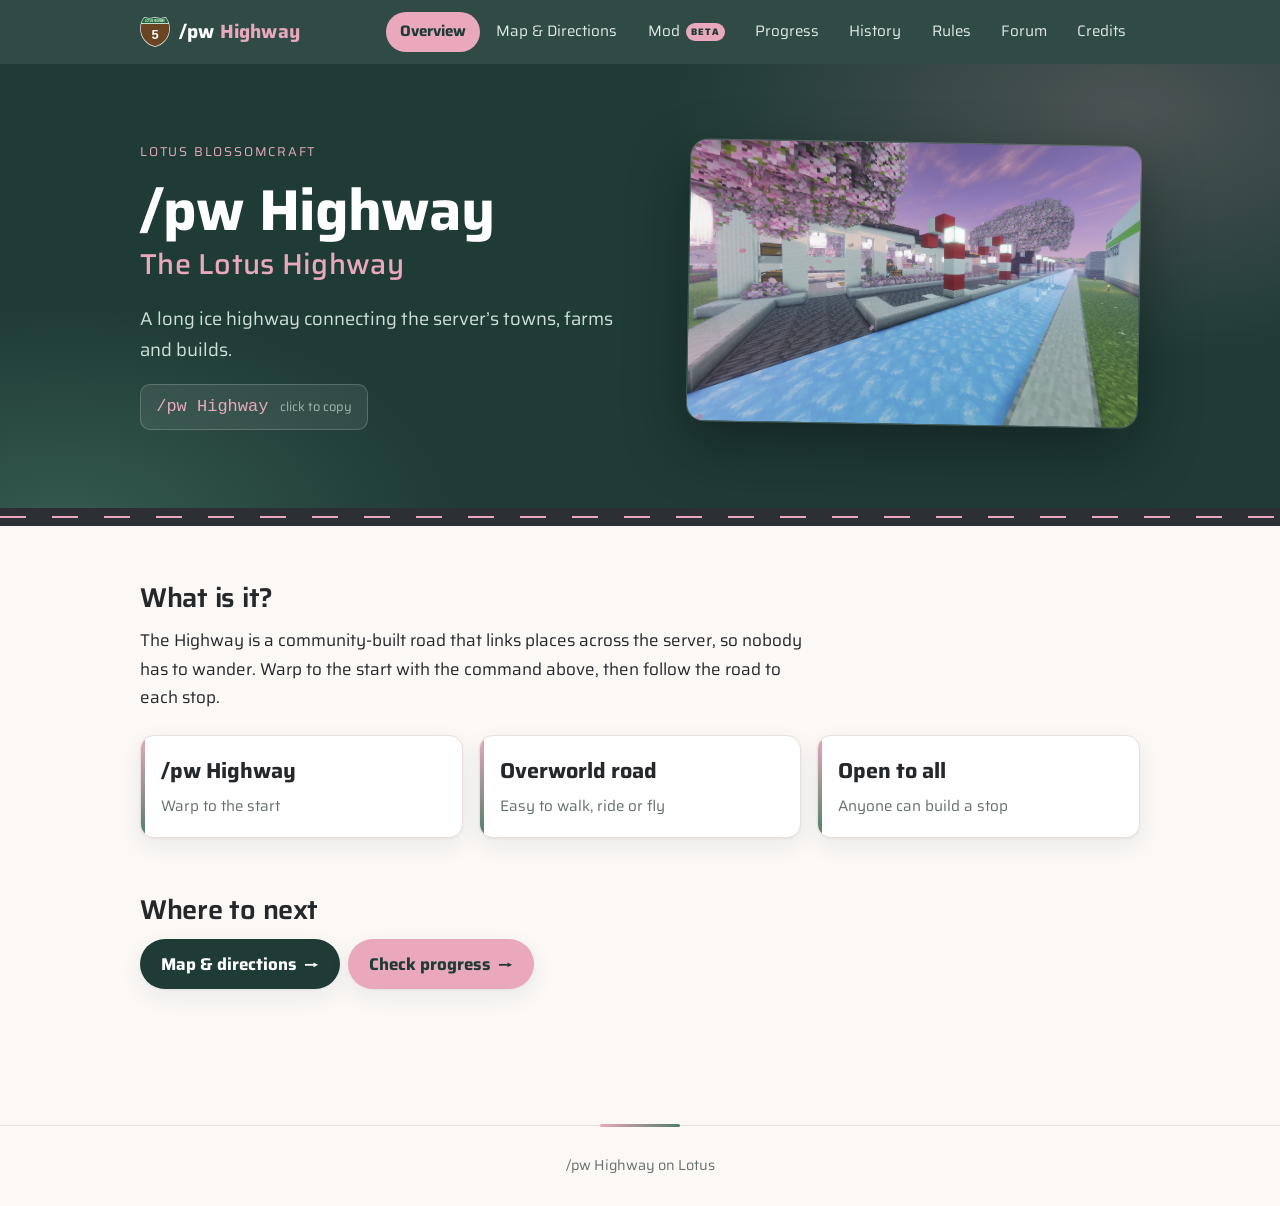
<file: index.html>
<!DOCTYPE html>
<html lang="en">
<head>
<meta charset="utf-8">
<meta name="viewport" content="width=device-width, initial-scale=1">
<title>Overview | /pw Highway</title>
<link rel="preconnect" href="https://fonts.googleapis.com"><link rel="preconnect" href="https://fonts.gstatic.com" crossorigin>
<link href="https://fonts.googleapis.com/css2?family=Saira:ital,wdth,wght@0,50..125,100..900;1,50..125,100..900&display=swap" rel="stylesheet">
<link rel="icon" href="favicon.ico?v=2" sizes="any">
<link rel="icon" href="images/logo.svg?v=2" type="image/svg+xml">
<link rel="apple-touch-icon" href="images/apple-touch-icon.png?v=2">
<link rel="stylesheet" href="css/style.css">
</head>
<body>
<header class="site"><div class="wrap">
  <a class="brand" href="index.html"><img class="brand-logo" src="images/logo.svg" alt="" width="30" height="30"><span class="brand-text">/pw <span>Highway</span></span></a>
  <button class="menu-btn" aria-expanded="false">Menu</button>
  <nav aria-label="Main"><ul>
    <li><a href="index.html" aria-current="page">Overview</a></li>
    <li><a href="locations.html">Map &amp; Directions</a></li>
    <li><a href="mod.html">Mod <span class="beta-tag">Beta</span></a></li>
    <li><a href="progress.html">Progress</a></li>
    
    <li><a href="history.html">History</a></li>
    <li><a href="rules.html">Rules</a></li>
    <li><a href="apply.html">Forum</a></li>
    <li><a href="credits.html">Credits</a></li>
  </ul></nav>
</div></header>
<div class="hero"><div class="wrap hero-grid">
  <div class="hero-text">
    <p class="eyebrow">Lotus Blossomcraft</p>
    <h1>/pw Highway <span>The Lotus Highway</span></h1>
    <p>A long ice highway connecting the server’s towns, farms and builds.</p>
    <span class="cmd" tabindex="0" role="button">/pw Highway <small>click to copy</small></span>
  </div>
  <!-- Home page image: a map view of the Highway near spawn, made with tools/update-map.ps1
       (see the example at the top of that script). Swap in a screenshot by replacing images/hero.jpg. -->
  <figure class="hero-media">
    <img src="images/hero.jpg" alt="Map of the Lotus server around spawn, with the Highway running east through it" onerror="this.parentNode.remove()">
  </figure>
</div><div class="road"></div></div>
<main><div class="wrap">
  <section><h2>What is it?</h2>
  <p>The Highway is a community-built road that links places across the server, so nobody has to wander. Warp to the start with the command above, then follow the road to each stop.</p>
  <div class="facts">
    <div class="fact"><b>/pw Highway</b><span>Warp to the start</span></div>
    <div class="fact"><b>Overworld road</b><span>Easy to walk, ride or fly</span></div>
    <div class="fact"><b>Open to all</b><span>Anyone can build a stop</span></div>
  </div></section>
  <section><h2>Where to next</h2>
  <p><a class="btn" href="locations.html">Map &amp; directions</a><a class="btn alt" href="progress.html">Check progress</a></p></section>
</div></main>
<footer><div class="wrap">/pw Highway on Lotus</div></footer>
<script src="js/main.js"></script>
</body>
</html>
</file>
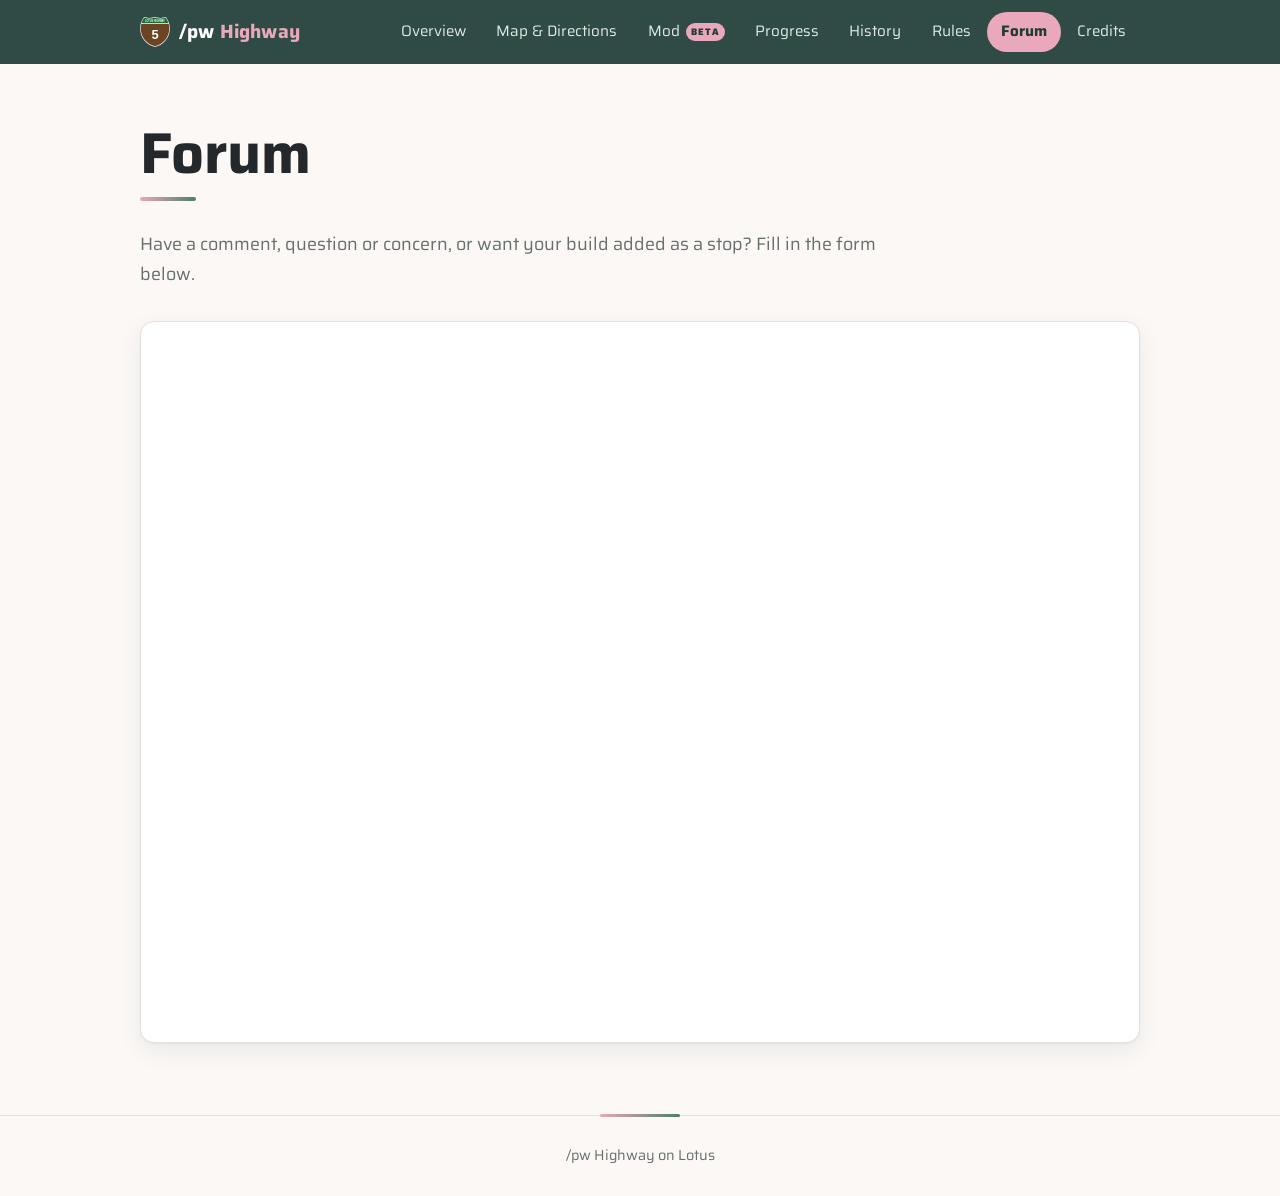
<file: apply.html>
<!DOCTYPE html>
<html lang="en">
<head>
<meta charset="utf-8">
<meta name="viewport" content="width=device-width, initial-scale=1">
<title>Forum | /pw Highway</title>
<link rel="preconnect" href="https://fonts.googleapis.com"><link rel="preconnect" href="https://fonts.gstatic.com" crossorigin>
<link href="https://fonts.googleapis.com/css2?family=Saira:ital,wdth,wght@0,50..125,100..900;1,50..125,100..900&display=swap" rel="stylesheet">
<link rel="icon" href="favicon.ico?v=2" sizes="any">
<link rel="icon" href="images/logo.svg?v=2" type="image/svg+xml">
<link rel="apple-touch-icon" href="images/apple-touch-icon.png?v=2">
<link rel="stylesheet" href="css/style.css">
</head>
<body>
<header class="site"><div class="wrap">
  <a class="brand" href="index.html"><img class="brand-logo" src="images/logo.svg" alt="" width="30" height="30"><span class="brand-text">/pw <span>Highway</span></span></a>
  <button class="menu-btn" aria-expanded="false">Menu</button>
  <nav aria-label="Main"><ul>
    <li><a href="index.html">Overview</a></li>
    <li><a href="locations.html">Map &amp; Directions</a></li>
    <li><a href="mod.html">Mod <span class="beta-tag">Beta</span></a></li>
    <li><a href="progress.html">Progress</a></li>
    <li><a href="history.html">History</a></li>
    <li><a href="rules.html">Rules</a></li>
    <li><a href="apply.html" aria-current="page">Forum</a></li>
    <li><a href="credits.html">Credits</a></li>
  </ul></nav>
</div></header>
<main><div class="wrap">
  <h1>Forum</h1>
  <p>Have a comment, question or concern, or want your build added as a stop? Fill in the form below.</p>
  <div class="form-frame">
    <iframe src="https://docs.google.com/forms/d/e/1FAIpQLSdKk9fjqYez1M_iK9Y34rydKhBsaEloUxpG5pjgvWXbw335wA/viewform?usp=publish-editor" title="Forum form">Loading…</iframe>
  </div>
</div></main>
<footer><div class="wrap">/pw Highway on Lotus</div></footer>
<script src="js/main.js"></script>
</body>
</html>
</file>
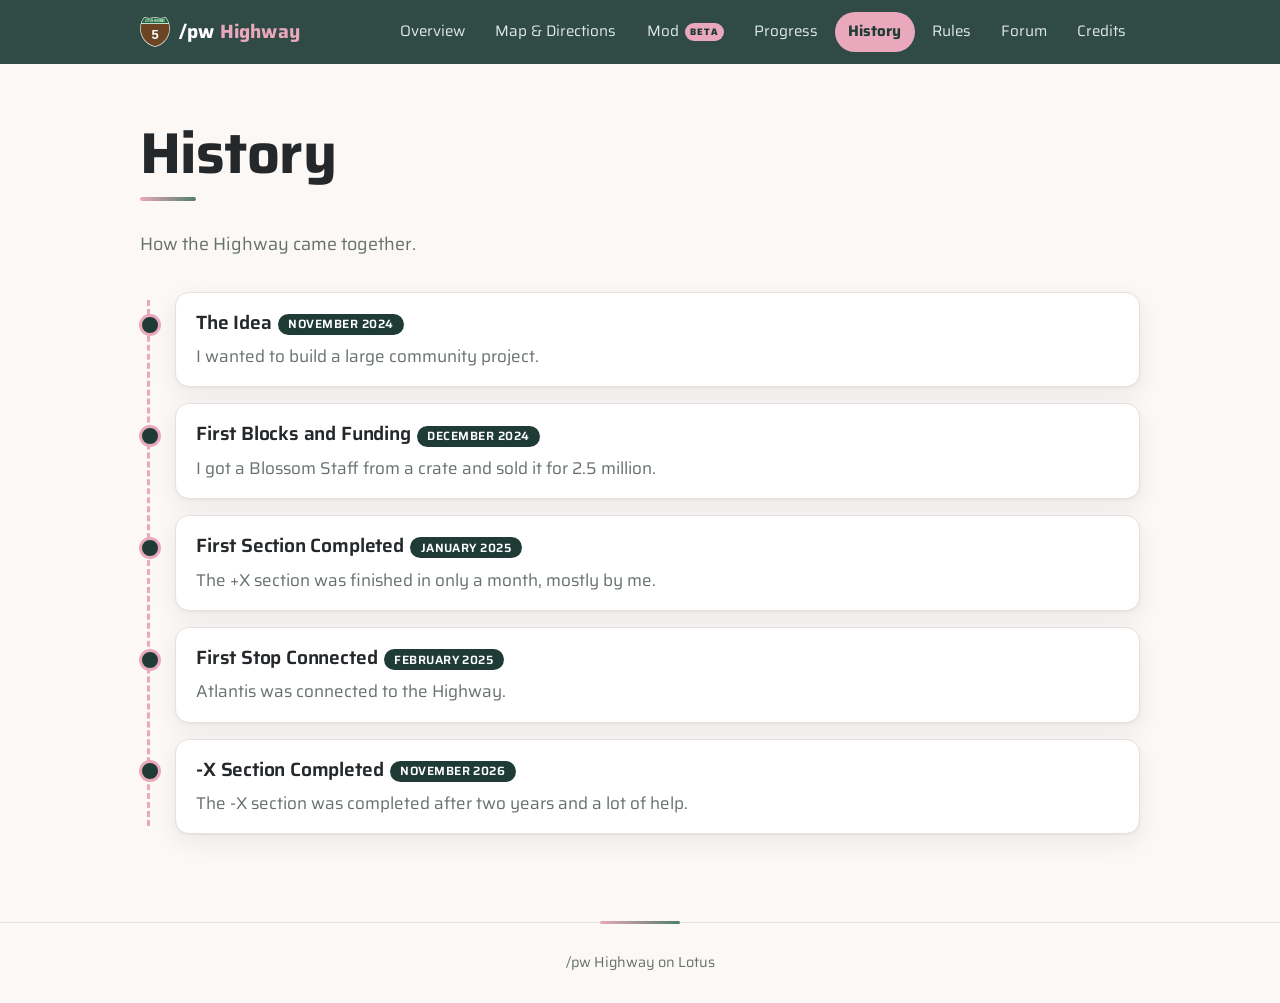
<file: history.html>
<!DOCTYPE html>
<html lang="en">
<head>
<meta charset="utf-8">
<meta name="viewport" content="width=device-width, initial-scale=1">
<title>History | /pw Highway</title>
<link rel="preconnect" href="https://fonts.googleapis.com"><link rel="preconnect" href="https://fonts.gstatic.com" crossorigin>
<link href="https://fonts.googleapis.com/css2?family=Saira:ital,wdth,wght@0,50..125,100..900;1,50..125,100..900&display=swap" rel="stylesheet">
<link rel="icon" href="favicon.ico?v=2" sizes="any">
<link rel="icon" href="images/logo.svg?v=2" type="image/svg+xml">
<link rel="apple-touch-icon" href="images/apple-touch-icon.png?v=2">
<link rel="stylesheet" href="css/style.css">
</head>
<body>
<header class="site"><div class="wrap">
  <a class="brand" href="index.html"><img class="brand-logo" src="images/logo.svg" alt="" width="30" height="30"><span class="brand-text">/pw <span>Highway</span></span></a>
  <button class="menu-btn" aria-expanded="false">Menu</button>
  <nav aria-label="Main"><ul>
    <li><a href="index.html">Overview</a></li>
    <li><a href="locations.html">Map &amp; Directions</a></li>
    <li><a href="mod.html">Mod <span class="beta-tag">Beta</span></a></li>
    <li><a href="progress.html">Progress</a></li>
    <li><a href="history.html" aria-current="page">History</a></li>
    <li><a href="rules.html">Rules</a></li>
    <li><a href="apply.html">Forum</a></li>
    <li><a href="credits.html">Credits</a></li>
  </ul></nav>
</div></header>
<main><div class="wrap">
  <h1>History</h1>
  <p>How the Highway came together.</p>
  <ul class="route">
    <li class="stop"><h3>The Idea</h3><span class="tag">November 2024</span><p>I wanted to build a large community project.</p></li>
    <li class="stop"><h3>First Blocks and Funding</h3><span class="tag">December 2024</span><p>I got a Blossom Staff from a crate and sold it for 2.5 million.</p></li>
    <li class="stop"><h3>First Section Completed</h3><span class="tag">January 2025</span><p>The +X section was finished in only a month, mostly by me.</p></li>
    <li class="stop"><h3>First Stop Connected</h3><span class="tag">February 2025</span><p>Atlantis was connected to the Highway.</p></li>
    <li class="stop"><h3>-X Section Completed</h3><span class="tag">November 2026</span><p>The -X section was completed after two years and a lot of help.</p></li>
  </ul>
</div></main>
<footer><div class="wrap">/pw Highway on Lotus</div></footer>
<script src="js/main.js"></script>
</body>
</html>
</file>
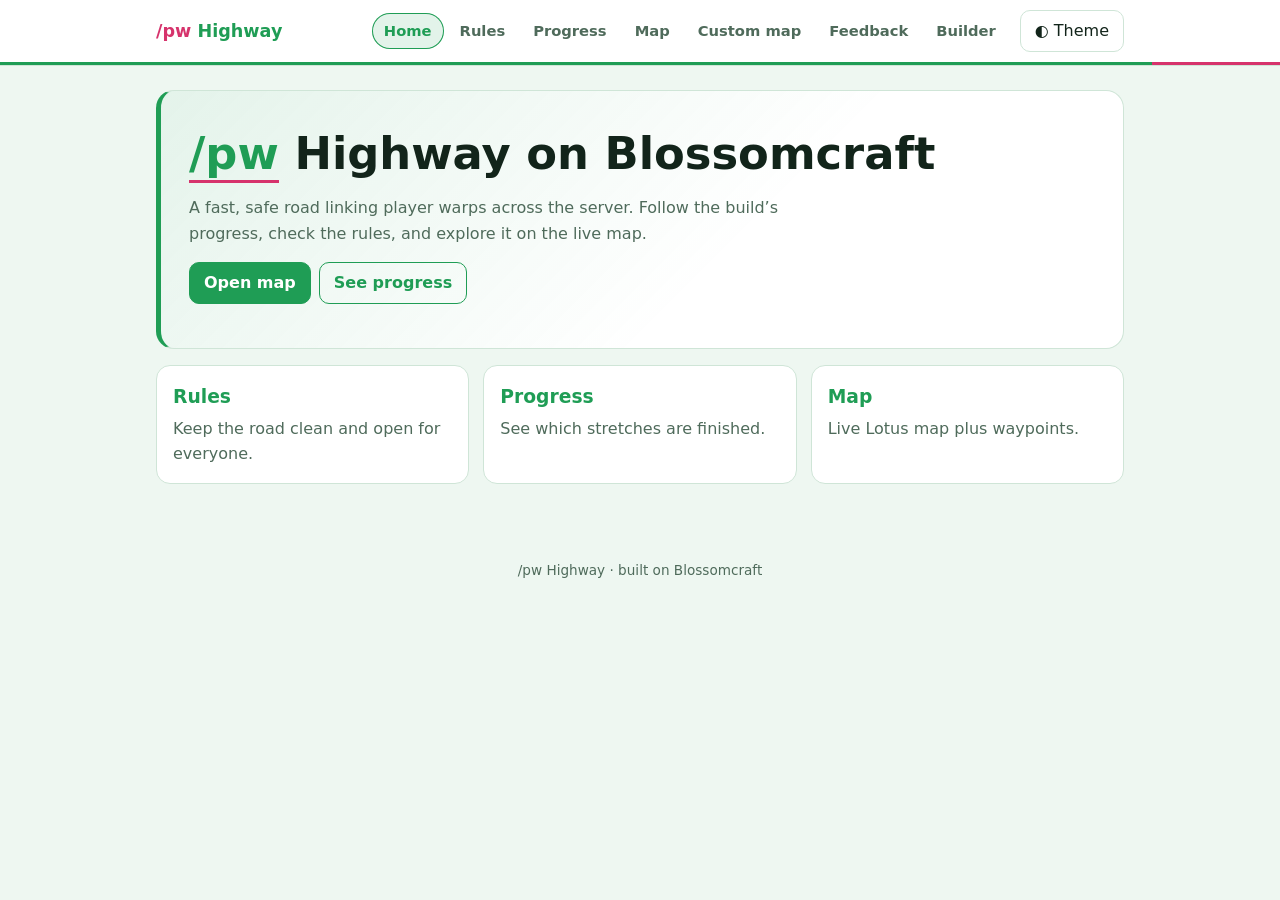
<file: index (4).html>
<!DOCTYPE html>
<html lang="en">
<head>
<meta charset="utf-8">
<meta name="viewport" content="width=device-width, initial-scale=1, viewport-fit=cover">
<title>/pw Highway · Blossomcraft</title>
<style>
:root{--bg:#eef7f1;--surface:#fff;--text:#12241a;--muted:#4f6b5b;--border:#cfe5d7;--green:#1f9d55;--pink:#d6336c;--glow:rgba(31,157,85,.12);--on:#fff;
color-scheme:light;box-sizing:border-box;padding-top:env(safe-area-inset-top,0px);padding-bottom:env(safe-area-inset-bottom,0px)}
@media (prefers-color-scheme:dark){:root:not([data-theme="light"]){--bg:#0a130e;--surface:#10201a;--text:#e8f5ed;--muted:#8fb09c;--border:#1f3a2d;--green:#3ddc84;--pink:#ff6aa8;--glow:rgba(61,220,132,.13);--on:#05200f;color-scheme:dark}}
:root[data-theme="dark"]{--bg:#0a130e;--surface:#10201a;--text:#e8f5ed;--muted:#8fb09c;--border:#1f3a2d;--green:#3ddc84;--pink:#ff6aa8;--glow:rgba(61,220,132,.13);--on:#05200f;color-scheme:dark}
html{scroll-padding-top:env(safe-area-inset-top,0px)}
*{box-sizing:border-box}
body{margin:0;background:var(--bg);color:var(--text);font:16px/1.6 system-ui,-apple-system,"Segoe UI",Roboto,sans-serif}
header::after{content:"";display:block;height:3px;background:linear-gradient(90deg,var(--green) 0 90%,var(--pink) 90%)}
header{position:sticky;top:env(safe-area-inset-top,0px);z-index:11;background:var(--surface);border-bottom:1px solid var(--border)}
body::before{content:"";position:fixed;inset:0 0 auto;height:env(safe-area-inset-top,0px);background:var(--surface);z-index:10}
.bar{max-width:1000px;margin:auto;display:flex;align-items:center;gap:12px;padding:10px 16px;flex-wrap:wrap}
.logo{font-weight:800;font-size:1.1rem;margin-right:auto}.logo span{color:var(--pink)}.logo b{color:var(--green)}
nav{display:flex;gap:4px;flex-wrap:wrap}
nav a{color:var(--muted);text-decoration:none;padding:6px 12px;border-radius:999px;font-weight:600;font-size:.92rem}
nav a:hover{color:var(--text)}nav a.on{background:var(--glow);color:var(--green);box-shadow:inset 0 0 0 1px var(--green)}
button,.btn{font:inherit;cursor:pointer;border:1px solid var(--border);background:var(--surface);color:var(--text);padding:7px 14px;border-radius:10px;text-decoration:none;display:inline-block}
button:hover,.btn:hover{border-color:var(--green)}
.pri{background:var(--green);border-color:var(--green);color:var(--on);font-weight:700}
.pk{background:transparent;border-color:var(--green);color:var(--green);font-weight:700}
main{max-width:1000px;margin:auto;padding:24px 16px 56px}
.page{display:none}.page.on{display:block}
h1{font-size:clamp(1.8rem,5vw,2.8rem);line-height:1.15;margin:.2em 0}
h1 em{font-style:normal;color:var(--green);border-bottom:3px solid var(--pink)}h2{margin-top:0}
.hero{padding:28px;border-radius:18px;background:linear-gradient(135deg,var(--glow),transparent 60%),var(--surface);border:1px solid var(--border);border-left:5px solid var(--green)}
.hero p{color:var(--muted);max-width:60ch}
.grid{display:grid;gap:14px;grid-template-columns:repeat(auto-fit,minmax(220px,1fr));margin-top:16px}
.card{background:var(--surface);border:1px solid var(--border);border-radius:14px;padding:16px}
.card h3{margin:0 0 4px;color:var(--green)}.card p{margin:0;color:var(--muted)}
ol.rules{padding-left:0;list-style:none;counter-reset:r;display:grid;gap:10px}
ol.rules li{counter-increment:r;background:var(--surface);border:1px solid var(--border);border-radius:12px;padding:12px 14px 12px 52px;position:relative}
ol.rules li::before{content:counter(r);position:absolute;left:12px;top:10px;width:28px;height:28px;border-radius:50%;background:var(--green);color:var(--on);display:grid;place-items:center;font-weight:700;font-size:.9rem}
.prog{height:16px;background:var(--border);border-radius:99px;overflow:hidden}
.fill{height:100%;background:linear-gradient(90deg,var(--green) 88%,var(--pink));border-radius:99px;transition:width .6s}
.sec{margin-top:12px}.row{display:flex;justify-content:space-between;gap:8px;font-weight:600;margin-bottom:4px;flex-wrap:wrap}
.tag{font-size:.78rem;padding:2px 10px;border-radius:99px;border:1px solid var(--green);color:var(--green)}
.tag.wip{border-color:var(--pink);color:var(--pink)}.tag.todo{border-color:var(--muted);color:var(--muted)}
iframe{width:100%;border:1px solid var(--border);border-radius:14px;background:var(--surface)}
#formf{height:560px}
.panel{background:var(--surface);border:1px solid var(--border);border-radius:14px;padding:14px}
.panel h3{margin:0 0 8px;color:var(--green)}
label{display:block;font-size:.8rem;color:var(--muted);margin-top:8px}
input,select,textarea{width:100%;font:inherit;padding:7px 9px;border-radius:8px;border:1px solid var(--border);background:var(--bg);color:var(--text)}
.xyz{display:grid;grid-template-columns:repeat(3,1fr);gap:6px}
.wp{display:flex;align-items:center;gap:8px;padding:8px 0;border-top:1px solid var(--border);flex-wrap:wrap}
.wp .dot{width:12px;height:12px;border-radius:50%;flex:none}.wp .n{flex:1;min-width:90px;font-weight:600}
.wp small{display:block;color:var(--muted);font-weight:400}.wp button{padding:3px 9px;font-size:.82rem}
.mini{display:flex;gap:6px;flex-wrap:wrap;margin-top:10px}
.note{color:var(--muted);font-size:.88rem}
body.maprt main{max-width:none;padding:0}body.maprt footer{display:none}
.mapwrap{display:flex;flex-direction:column;height:calc(100dvh - 72px - env(safe-area-inset-top,0px) - env(safe-area-inset-bottom,0px));min-height:420px;position:relative}
#mapf{flex:1;height:auto;min-height:0;border-radius:0;border-width:1px 0}
.side{position:absolute;z-index:2;left:10px;right:10px;bottom:56px;max-height:34%;overflow:auto;background:color-mix(in srgb,var(--surface) 93%,transparent);backdrop-filter:blur(6px);box-shadow:0 6px 24px rgba(0,0,0,.3);border-radius:14px;border-width:1px}
.side.off{display:none}
@media(min-width:860px){.side{left:auto;top:10px;bottom:auto;width:300px;max-height:calc(100% - 20px)}}
.tog{position:absolute;bottom:10px;left:10px;z-index:3;box-shadow:0 2px 8px rgba(0,0,0,.25)}
.out{font-family:ui-monospace,Menlo,monospace;font-size:.8rem;min-height:200px}
#vport{flex:1;position:relative;overflow:hidden;touch-action:none;cursor:grab;background:var(--bg);border-block:1px solid var(--border)}
#vstage{position:absolute;left:0;top:0;transform-origin:0 0}
.reg{position:absolute;background:repeating-linear-gradient(45deg,var(--glow) 0 12px,transparent 12px 24px);outline:calc(2px*var(--inv,1)) solid var(--green)}
.arr .reg{cursor:move;outline-color:var(--pink)}
.tiles{position:absolute;inset:0;overflow:hidden}.tile{position:absolute;max-width:none;image-rendering:pixelated;user-select:none}
.rlabel{position:absolute;left:0;top:0;transform-origin:0 0;transform:translateY(-100%) scale(var(--inv,1));background:var(--green);color:var(--on);padding:2px 8px;font:700 12px system-ui;white-space:nowrap;border-radius:6px 6px 0 0;pointer-events:none}
.pin{position:absolute;transform:translate(-50%,-50%) scale(var(--inv,1));display:flex;align-items:center;gap:4px;white-space:nowrap;font:700 13px system-ui;pointer-events:none}
.pin i{width:12px;height:12px;border-radius:50%;border:2px solid #fff;box-shadow:0 0 0 1px #0006}
.pin span{background:var(--surface);color:var(--text);padding:1px 6px;border-radius:6px;border:1px solid var(--border)}
.vbar{position:absolute;z-index:3;top:10px;left:10px;right:10px;display:flex;gap:8px;flex-wrap:wrap;align-items:center;pointer-events:none}
.vbar>*{pointer-events:auto;background:var(--surface);border:1px solid var(--border);border-radius:10px;padding:6px 10px;font-size:.85rem}
.vbar label{display:flex;align-items:center;gap:6px;margin:0;color:var(--text)}.vbar input{width:auto}
#vhint{position:absolute;inset:0;display:grid;place-items:center;text-align:center;color:var(--muted);pointer-events:none;padding:20px}
.wpo{position:absolute;z-index:3;left:10px;bottom:10px;width:230px;max-height:42%;overflow:auto;background:var(--surface);border:1px solid var(--border);border-radius:12px;padding:6px;font-size:.85rem}
.wchip{display:flex;align-items:center;gap:6px;width:100%;text-align:left;margin:2px 0;padding:5px 8px;font-size:.85rem}
.wchip i{width:10px;height:10px;border-radius:50%;flex:none}.wchip:disabled{opacity:.5;cursor:default}
.nopins .pin{display:none}.pin.hl span{background:var(--pink);color:#fff;border-color:var(--pink)}
footer{text-align:center;color:var(--muted);padding:20px;font-size:.85rem}
</style>
</head>
<body>
<header><div class="bar">
  <div class="logo"><span>/pw</span> <b>Highway</b></div>
  <nav id="nav">
    <a href="#home" data-p="home">Home</a><a href="#rules" data-p="rules">Rules</a>
    <a href="#status" data-p="status">Progress</a><a href="#map" data-p="map">Map</a><a href="#custom" data-p="custom">Custom map</a><a href="#feedback" data-p="feedback">Feedback</a><a href="#builder" data-p="builder">Builder</a>
  </nav>
  <button id="theme" aria-label="Toggle theme">◐ Theme</button>
</div></header>

<main>
<section class="page" id="p-home">
  <div class="hero">
    <h1><em>/pw</em> Highway on Blossomcraft</h1>
    <p>A fast, safe road linking player warps across the server. Follow the build’s progress, check the rules, and explore it on the live map.</p>
    <p style="display:flex;gap:8px;flex-wrap:wrap"><a class="btn pri" href="#map">Open map</a><a class="btn pk" href="#status">See progress</a></p>
  </div>
  <div class="grid">
    <div class="card"><h3>Rules</h3><p>Keep the road clean and open for everyone.</p></div>
    <div class="card"><h3>Progress</h3><p>See which stretches are finished.</p></div>
    <div class="card"><h3>Map</h3><p>Live Lotus map plus waypoints.</p></div>
  </div>
</section>

<section class="page" id="p-rules">
  <h2>Highway rules</h2>
  <p class="note">Edit the RULES list in the file to change these.</p>
  <ol class="rules" id="rules"></ol>
</section>

<section class="page" id="p-status">
  <h2>Status &amp; progress</h2>
  <div class="card">
    <div class="row"><span>Overall</span><span id="total">0%</span></div>
    <div class="prog"><div class="fill" id="totalbar" style="width:0"></div></div>
  </div>
  <div id="secs"></div>
</section>

<section class="page" id="p-map">
  <div class="mapwrap">
    <button class="tog" id="tog">☰ Waypoints</button>
    <iframe id="mapf" title="Lotus map"></iframe>
    <div class="panel side" id="side">
      <h3>Highway waypoints</h3>
      <div id="wl"></div>
      <p class="note">Map blank? The site may block embedding: <a id="newtab" target="_blank" rel="noopener" style="color:var(--green)">open in new tab</a>.</p>
    </div>
  </div>
</section>

<section class="page" id="p-custom">
  <div class="mapwrap">
    <div class="vbar">
      <label><input type="checkbox" id="vdraft"> Preview builder draft</label>
      <label><input type="checkbox" id="vshow" checked> Show waypoints</label>
      <label><input type="checkbox" id="varr"> Arrange (drag regions)</label>
      <button id="vfit">Fit all</button>
    </div>
    <div class="wpo" id="wpo"></div>
    <div id="vport"><div id="vstage"></div><div id="vhint" hidden>No regions yet. Add some on the Builder page.</div></div>
  </div>
</section>

<section class="page" id="p-builder">
  <h2>Waypoint JSON builder</h2>
  <p class="note">Add waypoints, then copy the JSON. Save it as <code>waypoints.json</code> next to this page, or paste it into the <code>wpdata</code> block in the HTML.</p>
  <div class="mapwrap" style="height:auto;flex-direction:column;gap:14px">
    <div class="panel">
      <label>Name<input id="bn" placeholder="e.g. North Hub"></label>
      <div class="xyz"><label>X<input id="bx" type="number" value="0"></label><label>Y<input id="by" type="number" value="64"></label><label>Z<input id="bz" type="number" value="0"></label></div>
      <label>Dimension<select id="bd"><option value="minecraft_overworld">Overworld</option><option value="minecraft_the_nether">Nether</option><option value="minecraft_the_end">End</option></select></label>
      <label>Colour<input id="bc" type="color" value="#ff6aa8"></label>
      <label>Note (optional)<input id="bt" placeholder="Short description"></label>
      
      <div class="mini"><button class="pri" id="badd">Add waypoint</button><button id="bcancel" hidden>Cancel edit</button></div>
    </div>
    <div class="panel"><h3>Waypoints</h3><div id="bl"></div></div>
    <div class="panel"><h3>Custom map regions</h3>
      <p class="note">Pick the block bounds of each piece of the squaremap to pull out. Drag them into place on the Custom map page.</p>
      <label>Name<input id="rn" placeholder="e.g. Spawn to hub"></label>
      <label>World<select id="rw"><option value="minecraft_overworld">Overworld</option><option value="minecraft_the_nether">Nether</option><option value="minecraft_the_end">End</option></select></label>
      <div class="xyz" style="grid-template-columns:repeat(4,1fr)"><label>X1<input id="rx1" type="number" value="-512"></label><label>Z1<input id="rz1" type="number" value="-512"></label><label>X2<input id="rx2" type="number" value="512"></label><label>Z2<input id="rz2" type="number" value="512"></label></div>
      <label>Tile URL template<input id="btu"></label>
      <div class="mini"><button class="pk" id="radd">Add region</button></div>
      <div id="rl"></div></div>
    <div class="panel"><h3>JSON output</h3>
      <textarea id="bout" class="out"></textarea>
      <div class="mini"><button class="pk" id="bcopy">Copy JSON</button><button id="bdl">Download</button><button id="bload">Import from box</button><button id="bsite">Load site’s current list</button></div>
      <p class="note" id="bmsg"></p>
    </div>
  </div>
</section>

<section class="page" id="p-feedback">
  <h2>Suggestions &amp; questions</h2>
  <p class="note">Set <code>FORM_URL</code> in the file to your Google Form’s embed link and it will appear here.</p>
  <iframe id="formf" title="Suggestions and questions form" loading="lazy"></iframe>
</section>
</main>
<footer>/pw Highway · built on Blossomcraft</footer>

<script type="application/json" id="wpdata">{"tileUrl":"https://lotus.blossomcraft.org/tiles/{world}/0/{x}_{z}.png","waypoints":[{"name":"Spawn hub","x":0,"y":64,"z":0,"dim":"minecraft_overworld","color":"#3ddc84","note":"Highway start"},{"name":"North hub","x":0,"y":64,"z":-2000,"dim":"minecraft_overworld","color":"#ff6aa8","note":"Example waypoint"}],"regions":[{"name":"Spawn","dim":"minecraft_overworld","x1":-512,"z1":-512,"x2":512,"z2":512,"lx":0,"ly":0},{"name":"North hub","dim":"minecraft_overworld","x1":-512,"z1":-2512,"x2":512,"z2":-1488,"lx":1200,"ly":0}]}</script>
<script>
/* ===== EDIT ME ===== */
const MAP_BASE = "https://lotus.blossomcraft.org";
const FORM_URL = ""; // paste your Google Form embed URL
const RULES = [
  "Don’t grief or remove any part of the highway.",
  "Keep the road clear: no storage, farms on the lanes."
];
const SECTIONS = [
  {name:"Spawn/Bayhaven", pct:75},
  {name:"+X", pct:100},
  {name:"-X", pct:90},
  {name:"+Z", pct:5},
  {name:"-Z", pct:0}
];
/* =================== */

const $ = s => document.querySelector(s);
const root = document.documentElement;

// theme
try { const t = localStorage.getItem("pwtheme"); if (t) root.dataset.theme = t; } catch(e){}
$("#theme").onclick = () => {
  const dark = root.dataset.theme ? root.dataset.theme === "dark" : matchMedia("(prefers-color-scheme: dark)").matches;
  root.dataset.theme = dark ? "light" : "dark";
  try { localStorage.setItem("pwtheme", root.dataset.theme); } catch(e){}
};

// routing
const PAGES = ["home","rules","status","map","custom","feedback","builder"];
function route(){
  let h = location.hash.slice(1); if (!PAGES.includes(h)) h = "home";
  PAGES.forEach(p => $("#p-"+p).classList.toggle("on", p===h));
  document.querySelectorAll("nav a").forEach(a => a.classList.toggle("on", a.dataset.p===h));
  document.body.classList.toggle("maprt", h==="map"||h==="custom");
  if (h==="custom"){ vrender(); if(!vfitted){ vfit(); vfitted=true; } }
  if (h==="map" && !$("#mapf").src) loadMap();
  scrollTo(0,0);
}
addEventListener("hashchange", route);

// rules + status
RULES.forEach(r => { const li = document.createElement("li"); li.textContent = r; $("#rules").appendChild(li); });
const avg = Math.round(SECTIONS.reduce((a,s)=>a+s.pct,0)/SECTIONS.length);
$("#total").textContent = avg+"%"; $("#totalbar").style.width = avg+"%";
SECTIONS.forEach(s => {
  const d = document.createElement("div"); d.className="card sec";
  const tag = s.pct>=100 ? ["Done",""] : s.pct>0 ? ["In progress","wip"] : ["Planned","todo"];
  d.innerHTML = '<div class="row"><span></span><span><span class="tag '+tag[1]+'">'+tag[0]+'</span> '+s.pct+'%</span></div><div class="prog"><div class="fill" style="width:'+s.pct+'%"></div></div>';
  d.querySelector(".row span").textContent = s.name;
  $("#secs").appendChild(d);
});

// form
if (FORM_URL) $("#formf").src = FORM_URL;

// waypoints: waypoints.json if hosted beside the page, else the inline wpdata block
let DATA = {tileUrl:"", waypoints:[], regions:[]};
const inline = () => { try { return JSON.parse($("#wpdata").textContent); } catch(e){ return DATA; } };
const DIMFIX = {world:"minecraft_overworld",world_nether:"minecraft_the_nether",world_the_end:"minecraft_the_end"};
const TILE0 = MAP_BASE+"/tiles/{world}/0/{x}_{z}.png";
function norm(d){
  const a = Array.isArray(d) ? d : (d && d.waypoints) || [];
  const wp = a.filter(w=>w&&typeof w.x==="number"&&typeof w.z==="number").map(w=>({...w,dim:DIMFIX[w.dim]||w.dim||"minecraft_overworld"}));
  const rg = ((d&&d.regions)||[]).filter(r=>r&&typeof r.x1==="number"&&typeof r.x2==="number").map(r=>({...r,dim:DIMFIX[r.dim]||r.dim||"minecraft_overworld",lx:r.lx||0,ly:r.ly||0}));
  return {tileUrl:(d&&d.tileUrl)||TILE0, waypoints:wp, regions:rg};
}
// squaremap link format: /?world=<name>&x=<x>&z=<z>
function mapUrl(w){
  if (!w) return MAP_BASE;
  return MAP_BASE+"/?world="+encodeURIComponent(w.dim||"minecraft_overworld")+"&x="+w.x+"&z="+w.z;
}
function loadMap(w){ const u = mapUrl(w); $("#mapf").src = u; $("#newtab").href = u; }
function render(){
  const box = $("#wl"); box.textContent = "";
  if (!DATA.waypoints.length){ box.innerHTML='<p class="note">No waypoints yet.</p>'; return; }
  DATA.waypoints.forEach(w => {
    const r = document.createElement("div"); r.className="wp";
    const dot = document.createElement("span"); dot.className="dot"; dot.style.background=w.color||"#ff6aa8";
    const n = document.createElement("span"); n.className="n"; n.textContent=w.name;
    const s = document.createElement("small"); s.textContent = w.x+", "+(w.y??64)+", "+w.z+" · "+(w.dim||"world")+(w.note?" · "+w.note:""); n.appendChild(s);
    const go = document.createElement("button"); go.textContent="Go"; go.onclick=()=>loadMap(w);
    const cp = document.createElement("button"); cp.textContent="Copy"; cp.onclick=()=>{ try{navigator.clipboard.writeText(w.x+" "+(w.y??64)+" "+w.z);}catch(e){} };
    r.append(dot,n,go,cp); box.appendChild(r);
  });
}
$("#tog").onclick = () => $("#side").classList.toggle("off");

// builder
let B = [], R = [], editing = -1, vfitted = false;
try { B = JSON.parse(localStorage.getItem("pwbuild")||"[]"); } catch(e){}
const bjson = () => JSON.stringify({tileUrl:$("#btu").value, waypoints:B, regions:R}, null, 2);
function brender(){
  try { localStorage.setItem("pwbuild", JSON.stringify(B)); localStorage.setItem("pwreg", JSON.stringify(R)); } catch(e){}
  $("#bout").value = bjson();
  const box = $("#bl"); box.textContent = "";
  if (!B.length){ box.innerHTML='<p class="note">Nothing yet.</p>'; return; }
  B.forEach((w,i) => {
    const r = document.createElement("div"); r.className="wp";
    const dot = document.createElement("span"); dot.className="dot"; dot.style.background=w.color;
    const n = document.createElement("span"); n.className="n"; n.textContent=w.name;
    const s = document.createElement("small"); s.textContent = w.x+", "+w.y+", "+w.z+" · "+w.dim; n.appendChild(s);
    const ed = document.createElement("button"); ed.textContent="Edit"; ed.onclick=()=>{ editing=i; $("#bn").value=w.name; $("#bx").value=w.x; $("#by").value=w.y; $("#bz").value=w.z; $("#bd").value=w.dim; $("#bc").value=w.color; $("#bt").value=w.note||""; $("#badd").textContent="Save changes"; $("#bcancel").hidden=false; };
    const up = document.createElement("button"); up.textContent="↑"; up.onclick=()=>{ if(i>0){ [B[i-1],B[i]]=[B[i],B[i-1]]; brender(); } };
    const del = document.createElement("button"); del.textContent="✕"; del.onclick=()=>{ B.splice(i,1); brender(); };
    r.append(dot,n,ed,up,del); box.appendChild(r);
  });
}
function breset(){ editing=-1; $("#bn").value=""; $("#bt").value=""; $("#badd").textContent="Add waypoint"; $("#bcancel").hidden=true; }
$("#badd").onclick = () => {
  const w = {name:$("#bn").value.trim()||"Waypoint "+(B.length+1), x:+$("#bx").value||0, y:+$("#by").value||0, z:+$("#bz").value||0, dim:$("#bd").value, color:$("#bc").value};
  const note = $("#bt").value.trim(); if (note) w.note = note;
  if (editing>=0) B[editing]=w; else B.push(w);
  breset(); brender();
};
$("#bcancel").onclick = breset;
$("#btu").oninput = brender;
$("#bcopy").onclick = () => { $("#bout").select(); try { navigator.clipboard.writeText($("#bout").value); $("#bmsg").textContent="Copied."; } catch(e){ $("#bmsg").textContent="Press Ctrl/Cmd+C to copy."; } };
$("#bdl").onclick = () => {
  const a = document.createElement("a"); a.href = URL.createObjectURL(new Blob([bjson()],{type:"application/json"})); a.download="waypoints.json"; document.body.appendChild(a); a.click(); a.remove();
  $("#bmsg").textContent = "If nothing downloaded, use Copy JSON and save it as waypoints.json.";
};
function bimport(d){ const n = norm(d); B = n.waypoints.map(w=>({name:String(w.name||"Waypoint"),x:w.x,y:w.y??64,z:w.z,dim:w.dim||"minecraft_overworld",color:w.color||"#ff6aa8",...(w.note?{note:w.note}:{})})); R=n.regions.map(x=>({...x})); $("#btu").value=n.tileUrl; brender(); rrender(); }
$("#bload").onclick = () => { try { bimport(JSON.parse($("#bout").value)); $("#bmsg").textContent="Imported."; } catch(e){ $("#bmsg").textContent="That isn’t valid JSON."; } };
$("#bsite").onclick = () => { bimport(DATA); $("#bmsg").textContent="Loaded the site’s current waypoints."; };

function rrender(){
  $("#bout").value = bjson();
  try { localStorage.setItem("pwreg", JSON.stringify(R)); } catch(e){}
  const box = $("#rl"); box.textContent = "";
  R.forEach((r,i)=>{
    const row = document.createElement("div"); row.className="wp";
    const n = document.createElement("span"); n.className="n"; n.textContent=r.name;
    const sm = document.createElement("small"); sm.textContent=r.x1+","+r.z1+" → "+r.x2+","+r.z2+" · "+r.dim; n.appendChild(sm);
    const del = document.createElement("button"); del.textContent="✕"; del.onclick=()=>{ R.splice(i,1); rrender(); };
    row.append(n,del); box.appendChild(row);
  });
}
$("#radd").onclick = () => {
  const a=+$("#rx1").value||0,b=+$("#rz1").value||0,c=+$("#rx2").value||0,d=+$("#rz2").value||0;
  const x1=Math.min(a,c),x2=Math.max(a,c),z1=Math.min(b,d),z2=Math.max(b,d);
  if (x2-x1<1||z2-z1<1) return;
  const lx = R.length ? Math.max(...R.map(r=>r.lx+(r.x2-r.x1)))+200 : 0;
  R.push({name:$("#rn").value.trim()||"Region "+(R.length+1),dim:$("#rw").value,x1,z1,x2,z2,lx,ly:0});
  $("#rn").value=""; rrender();
};

// custom reassembled map
let V = {x:30,y:30,k:.3}, drag = null;
const vst = $("#vstage"), vp = $("#vport");
const vdraft = () => $("#vdraft").checked || $("#varr").checked;
const vregs = () => vdraft() ? R : DATA.regions;
function vapply(){ vst.style.transform="translate("+V.x+"px,"+V.y+"px) scale("+V.k+")"; vst.style.setProperty("--inv",1/V.k); }
function vlist(wps,regs,pm){
  const box=$("#wpo"); box.textContent="";
  if(!wps.length){ box.textContent="No waypoints yet."; return; }
  wps.forEach(p=>{
    const r=regs.find(r=>(p.dim||"minecraft_overworld")===r.dim&&p.x>=r.x1&&p.x<r.x2&&p.z>=r.z1&&p.z<r.z2);
    const b=document.createElement("button"); b.className="wchip";
    const dot=document.createElement("i"); dot.style.background=p.color||"#ff6aa8";
    b.append(dot,document.createTextNode(p.name));
    if(!r){ b.disabled=true; b.title="Outside the regions"; }
    else b.onclick=()=>{ const rc=vp.getBoundingClientRect(); V.k=Math.max(V.k,.6); V.x=rc.width/2-(r.lx+p.x-r.x1)*V.k; V.y=rc.height/2-(r.ly+p.z-r.z1)*V.k; vapply(); const pin=pm.get(p); if(pin){ pin.classList.add("hl"); setTimeout(()=>pin.classList.remove("hl"),2500); } };
    box.appendChild(b);
  });
}
function vrender(){
  const regs = vregs(), wps = vdraft() ? B : DATA.waypoints, tpl = vdraft() ? ($("#btu").value||TILE0) : DATA.tileUrl;
  vst.textContent = ""; $("#vhint").hidden = regs.length>0; const pm = new Map();
  regs.forEach((r,i)=>{
    const d = document.createElement("div"); d.className="reg"; d.dataset.i=i;
    d.style.cssText="left:"+r.lx+"px;top:"+r.ly+"px;width:"+(r.x2-r.x1)+"px;height:"+(r.z2-r.z1)+"px";
    const t = document.createElement("div"); t.className="tiles"; d.appendChild(t);
    const x0=Math.floor(r.x1/512),x1=Math.floor((r.x2-1)/512),z0=Math.floor(r.z1/512),z1=Math.floor((r.z2-1)/512);
    if ((x1-x0+1)*(z1-z0+1)<=400) for (let tx=x0;tx<=x1;tx++) for (let tz=z0;tz<=z1;tz++){
      const im = new Image(); im.className="tile"; im.loading="lazy"; im.draggable=false; im.width=512; im.height=512;
      im.style.left=(tx*512-r.x1)+"px"; im.style.top=(tz*512-r.z1)+"px";
      im.onerror=()=>im.remove();
      im.src = tpl.replace("{world}",r.dim).replace("{x}",tx).replace("{z}",tz); t.appendChild(im);
    }
    const lb = document.createElement("div"); lb.className="rlabel"; lb.textContent=r.name; d.appendChild(lb);
    wps.forEach(p=>{
      if ((p.dim||"minecraft_overworld")!==r.dim||p.x<r.x1||p.x>=r.x2||p.z<r.z1||p.z>=r.z2) return;
      const pin = document.createElement("div"); pin.className="pin"; pin.style.left=(p.x-r.x1)+"px"; pin.style.top=(p.z-r.z1)+"px";
      const dot = document.createElement("i"); dot.style.background=p.color||"#ff6aa8";
      const sp = document.createElement("span"); sp.textContent=p.name; pin.append(dot,sp); d.appendChild(pin); pm.set(p,pin);
    });
    vst.appendChild(d);
  });
  vlist(wps,regs,pm); vapply();
}
function vfit(){
  const regs = vregs(); if (!regs.length) return;
  const x0=Math.min(...regs.map(r=>r.lx)), y0=Math.min(...regs.map(r=>r.ly));
  const bw=Math.max(...regs.map(r=>r.lx+r.x2-r.x1))-x0, bh=Math.max(...regs.map(r=>r.ly+r.z2-r.z1))-y0;
  const rc = vp.getBoundingClientRect();
  V.k = Math.max(.01, Math.min((rc.width-100)/bw,(rc.height-120)/bh,2));
  V.x = (rc.width-bw*V.k)/2 - x0*V.k; V.y = (rc.height-bh*V.k)/2 - y0*V.k + 20; vapply();
}
$("#vfit").onclick = vfit;
$("#vshow").onchange = () => { vst.classList.toggle("nopins",!$("#vshow").checked); $("#wpo").hidden = !$("#vshow").checked; };
$("#vdraft").onchange = () => { vrender(); vfit(); };
$("#varr").onchange = () => { if ($("#varr").checked) $("#vdraft").checked = true; vp.classList.toggle("arr",$("#varr").checked); vrender(); };
vp.addEventListener("pointerdown", e => {
  const rg = e.target.closest(".reg");
  drag = ($("#varr").checked && rg) ? {r:R[+rg.dataset.i],el:rg,x:e.clientX,y:e.clientY} : {pan:true,x:e.clientX,y:e.clientY};
  vp.setPointerCapture(e.pointerId);
});
vp.addEventListener("pointermove", e => {
  if (!drag) return;
  const dx=e.clientX-drag.x, dy=e.clientY-drag.y; drag.x=e.clientX; drag.y=e.clientY;
  if (drag.pan){ V.x+=dx; V.y+=dy; vapply(); }
  else { drag.r.lx=Math.round(drag.r.lx+dx/V.k); drag.r.ly=Math.round(drag.r.ly+dy/V.k); drag.el.style.left=drag.r.lx+"px"; drag.el.style.top=drag.r.ly+"px"; }
});
vp.addEventListener("pointerup", () => { if (drag && !drag.pan) rrender(); drag = null; });
vp.addEventListener("wheel", e => {
  e.preventDefault();
  const rc=vp.getBoundingClientRect(), mx=e.clientX-rc.left, my=e.clientY-rc.top;
  const nk=Math.min(8,Math.max(.01,V.k*(e.deltaY<0?1.15:1/1.15)));
  V.x=mx-(mx-V.x)*nk/V.k; V.y=my-(my-V.y)*nk/V.k; V.k=nk; vapply();
},{passive:false});

(async () => {
  let d = null;
  try { const r = await fetch("waypoints.json",{cache:"no-store"}); if (r.ok) d = await r.json(); } catch(e){}
  DATA = norm(d || inline());
  render(); if (!B.length) bimport(DATA); else { try{ R=JSON.parse(localStorage.getItem("pwreg")||"[]"); }catch(e){} $("#btu").value=DATA.tileUrl; brender(); } rrender();
  route();
})();
</script>
</body>
</html>
</file>
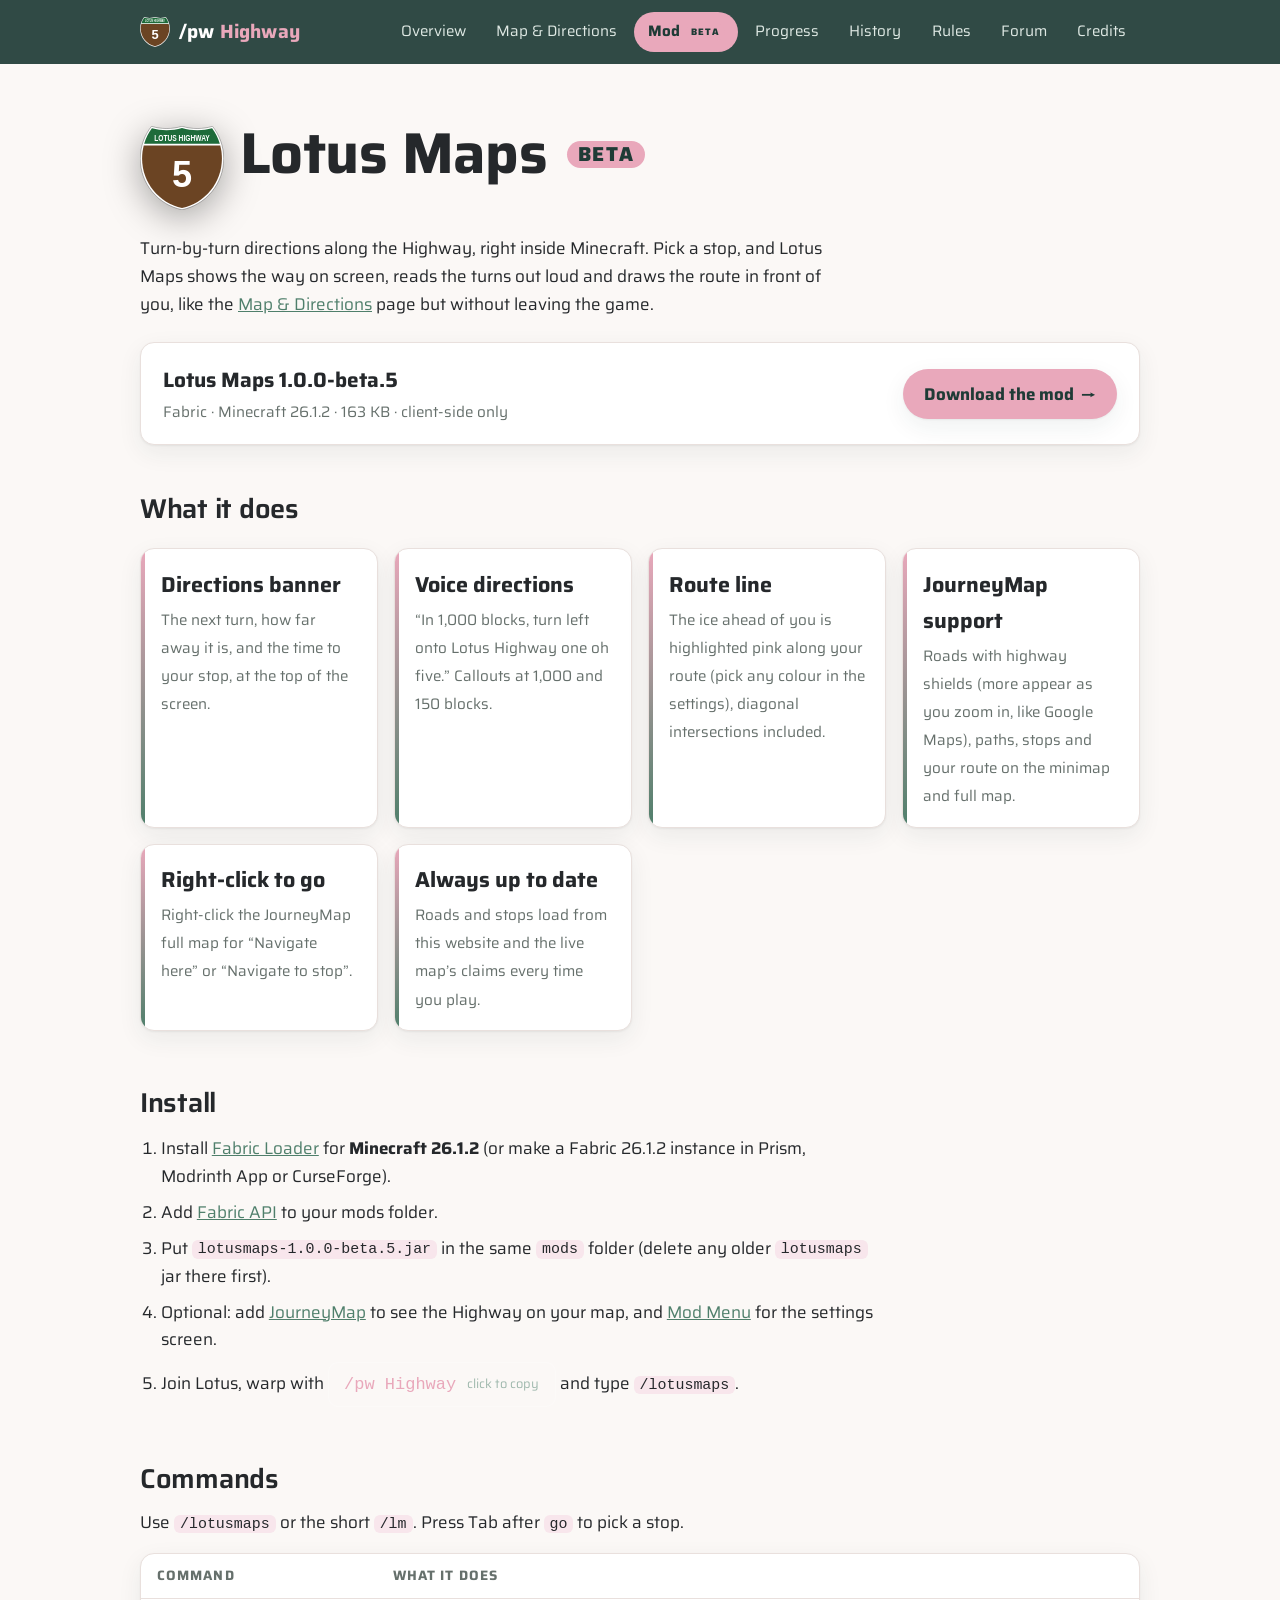
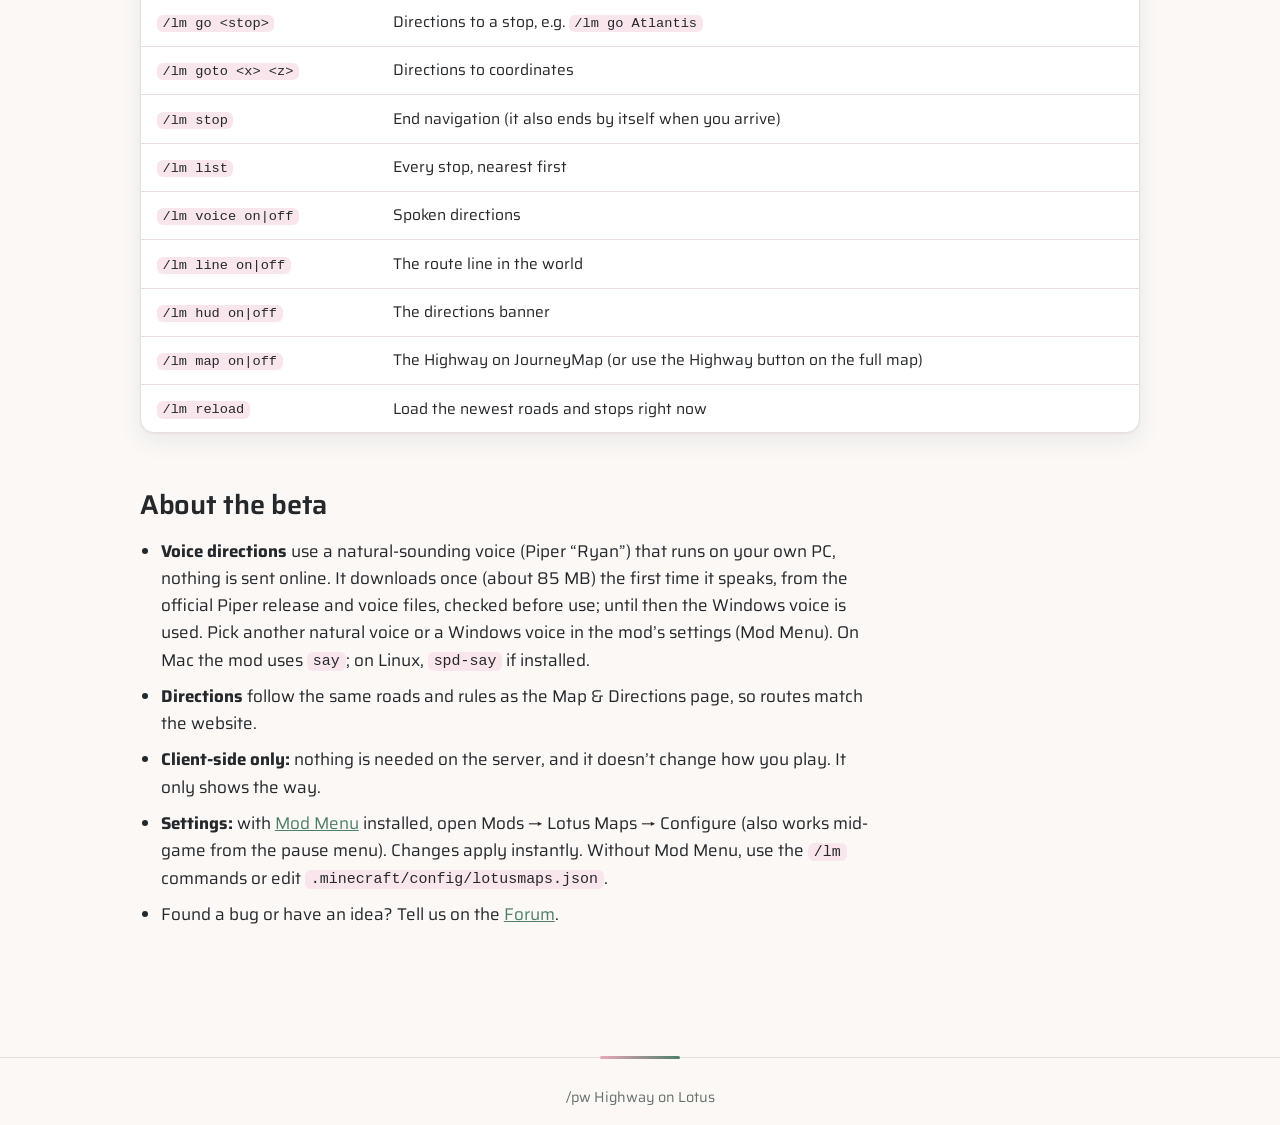
<file: mod.html>
<!DOCTYPE html>
<html lang="en">
<head>
<meta charset="utf-8">
<meta name="viewport" content="width=device-width, initial-scale=1">
<title>Lotus Maps Mod (Beta) | /pw Highway</title>
<meta name="description" content="Lotus Maps: a Minecraft mod with turn-by-turn directions along the /pw Highway on Lotus Blossomcraft.">
<link rel="preconnect" href="https://fonts.googleapis.com"><link rel="preconnect" href="https://fonts.gstatic.com" crossorigin>
<link href="https://fonts.googleapis.com/css2?family=Saira:ital,wdth,wght@0,50..125,100..900;1,50..125,100..900&display=swap" rel="stylesheet">
<link rel="icon" href="favicon.ico?v=2" sizes="any">
<link rel="icon" href="images/logo.svg?v=2" type="image/svg+xml">
<link rel="apple-touch-icon" href="images/apple-touch-icon.png?v=2">
<link rel="stylesheet" href="css/style.css">
</head>
<body>
<header class="site"><div class="wrap">
  <a class="brand" href="index.html"><img class="brand-logo" src="images/logo.svg" alt="" width="30" height="30"><span class="brand-text">/pw <span>Highway</span></span></a>
  <button class="menu-btn" aria-expanded="false">Menu</button>
  <nav aria-label="Main"><ul>
    <li><a href="index.html">Overview</a></li>
    <li><a href="locations.html">Map &amp; Directions</a></li>
    <li><a href="mod.html" aria-current="page">Mod <span class="beta-tag">Beta</span></a></li>
    <li><a href="progress.html">Progress</a></li>
    <li><a href="history.html">History</a></li>
    <li><a href="rules.html">Rules</a></li>
    <li><a href="apply.html">Forum</a></li>
    <li><a href="credits.html">Credits</a></li>
  </ul></nav>
</div></header>
<main><div class="wrap">
  <div class="mod-title"><img class="mod-logo" src="images/logo.svg" alt="Lotus Highway 5 shield" width="84" height="84">
    <h1>Lotus Maps <span class="beta-tag big">Beta</span></h1></div>
  <p>Turn-by-turn directions along the Highway, right inside Minecraft. Pick a stop, and Lotus Maps shows the way
     on screen, reads the turns out loud and draws the route in front of you, like the
     <a href="locations.html">Map &amp; Directions</a> page but without leaving the game.</p>

  <!-- To release a new version: build it (LotusMapsMod/README.md), put the jar in downloads/ and update the link, version and size below. -->
  <div class="download-card">
    <div class="download-info">
      <b>Lotus Maps 1.0.0-beta.5</b>
      <span>Fabric · Minecraft 26.1.2 · 163 KB · client-side only</span>
    </div>
    <a class="btn alt" href="downloads/lotusmaps-1.0.0-beta.5.jar" download>Download the mod</a>
  </div>

  <section><h2>What it does</h2>
  <div class="facts">
    <div class="fact"><b>Directions banner</b><span>The next turn, how far away it is, and the time to your stop, at the top of the screen.</span></div>
    <div class="fact"><b>Voice directions</b><span>“In 1,000 blocks, turn left onto Lotus Highway one oh five.” Callouts at 1,000 and 150 blocks.</span></div>
    <div class="fact"><b>Route line</b><span>The ice ahead of you is highlighted pink along your route (pick any colour in the settings), diagonal intersections included.</span></div>
    <div class="fact"><b>JourneyMap support</b><span>Roads with highway shields (more appear as you zoom in, like Google Maps), paths, stops and your route on the minimap and full map.</span></div>
    <div class="fact"><b>Right-click to go</b><span>Right-click the JourneyMap full map for “Navigate here” or “Navigate to stop”.</span></div>
    <div class="fact"><b>Always up to date</b><span>Roads and stops load from this website and the live map’s claims every time you play.</span></div>
  </div></section>

  <section><h2>Install</h2>
  <ol class="steps">
    <li>Install <a href="https://fabricmc.net/use/installer/" target="_blank" rel="noopener">Fabric Loader</a> for <b>Minecraft 26.1.2</b>
        (or make a Fabric 26.1.2 instance in Prism, Modrinth App or CurseForge).</li>
    <li>Add <a href="https://modrinth.com/mod/fabric-api" target="_blank" rel="noopener">Fabric API</a> to your mods folder.</li>
    <li>Put <code>lotusmaps-1.0.0-beta.5.jar</code> in the same <code>mods</code> folder (delete any older <code>lotusmaps</code> jar there first).</li>
    <li>Optional: add <a href="https://modrinth.com/mod/journeymap" target="_blank" rel="noopener">JourneyMap</a> to see the Highway on your map,
        and <a href="https://modrinth.com/mod/modmenu" target="_blank" rel="noopener">Mod Menu</a> for the settings screen.</li>
    <li>Join Lotus, warp with <span class="cmd" tabindex="0" role="button">/pw Highway <small>click to copy</small></span> and type <code>/lotusmaps</code>.</li>
  </ol></section>

  <section><h2>Commands</h2>
  <p>Use <code>/lotusmaps</code> or the short <code>/lm</code>. Press Tab after <code>go</code> to pick a stop.</p>
  <div class="table-wrap"><table class="commands">
    <thead><tr><th scope="col">Command</th><th scope="col">What it does</th></tr></thead>
    <tbody>
      <tr><td><code>/lm go &lt;stop&gt;</code></td><td>Directions to a stop, e.g. <code>/lm go Atlantis</code></td></tr>
      <tr><td><code>/lm goto &lt;x&gt; &lt;z&gt;</code></td><td>Directions to coordinates</td></tr>
      <tr><td><code>/lm stop</code></td><td>End navigation (it also ends by itself when you arrive)</td></tr>
      <tr><td><code>/lm list</code></td><td>Every stop, nearest first</td></tr>
      <tr><td><code>/lm voice on|off</code></td><td>Spoken directions</td></tr>
      <tr><td><code>/lm line on|off</code></td><td>The route line in the world</td></tr>
      <tr><td><code>/lm hud on|off</code></td><td>The directions banner</td></tr>
      <tr><td><code>/lm map on|off</code></td><td>The Highway on JourneyMap (or use the Highway button on the full map)</td></tr>
      <tr><td><code>/lm reload</code></td><td>Load the newest roads and stops right now</td></tr>
    </tbody>
  </table></div></section>

  <section><h2>About the beta</h2>
  <ul class="notes">
    <li><b>Voice directions</b> use a natural-sounding voice (Piper “Ryan”) that runs on your own PC, nothing is sent online. It downloads once (about 85 MB) the first time it speaks, from the official Piper release and voice files, checked before use; until then the Windows voice is used. Pick another natural voice or a Windows voice in the mod’s settings (Mod Menu). On Mac the mod uses <code>say</code>; on Linux, <code>spd-say</code> if installed.</li>
    <li><b>Directions</b> follow the same roads and rules as the Map &amp; Directions page, so routes match the website.</li>
    <li><b>Client-side only:</b> nothing is needed on the server, and it doesn’t change how you play. It only shows the way.</li>
    <li><b>Settings:</b> with <a href="https://modrinth.com/mod/modmenu" target="_blank" rel="noopener">Mod Menu</a> installed, open
        Mods → Lotus Maps → Configure (also works mid-game from the pause menu). Changes apply instantly. Without Mod Menu,
        use the <code>/lm</code> commands or edit <code>.minecraft/config/lotusmaps.json</code>.</li>
    <li>Found a bug or have an idea? Tell us on the <a href="apply.html">Forum</a>.</li>
  </ul></section>
</div></main>
<footer><div class="wrap">/pw Highway on Lotus</div></footer>
<script src="js/main.js"></script>
</body>
</html>
</file>
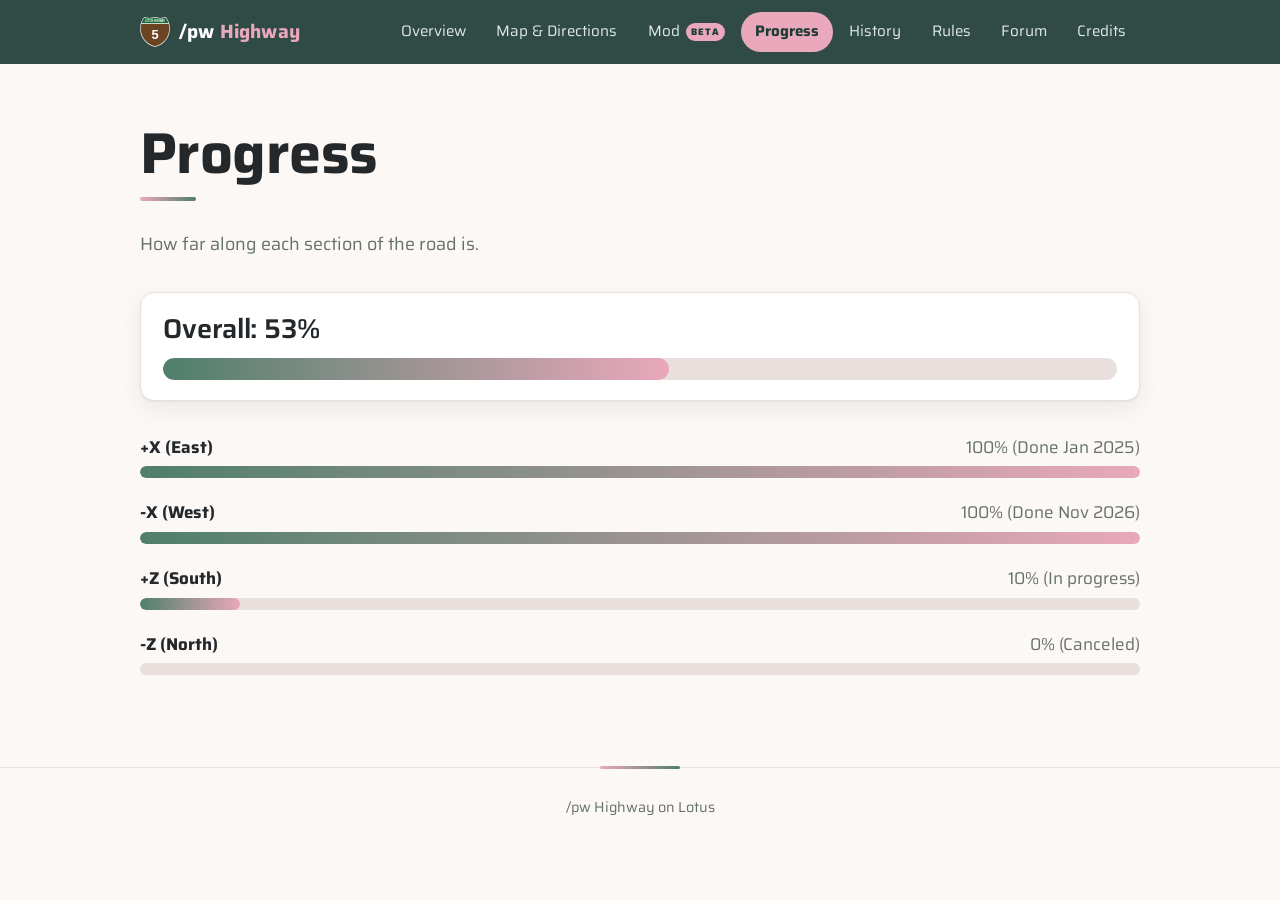
<file: progress.html>
<!DOCTYPE html>
<html lang="en">
<head>
<meta charset="utf-8">
<meta name="viewport" content="width=device-width, initial-scale=1">
<title>Progress | /pw Highway</title>
<link rel="preconnect" href="https://fonts.googleapis.com"><link rel="preconnect" href="https://fonts.gstatic.com" crossorigin>
<link href="https://fonts.googleapis.com/css2?family=Saira:ital,wdth,wght@0,50..125,100..900;1,50..125,100..900&display=swap" rel="stylesheet">
<link rel="icon" href="favicon.ico?v=2" sizes="any">
<link rel="icon" href="images/logo.svg?v=2" type="image/svg+xml">
<link rel="apple-touch-icon" href="images/apple-touch-icon.png?v=2">
<link rel="stylesheet" href="css/style.css">
</head>
<body>
<header class="site"><div class="wrap">
  <a class="brand" href="index.html"><img class="brand-logo" src="images/logo.svg" alt="" width="30" height="30"><span class="brand-text">/pw <span>Highway</span></span></a>
  <button class="menu-btn" aria-expanded="false">Menu</button>
  <nav aria-label="Main"><ul>
    <li><a href="index.html">Overview</a></li>
    <li><a href="locations.html">Map &amp; Directions</a></li>
    <li><a href="mod.html">Mod <span class="beta-tag">Beta</span></a></li>
    <li><a href="progress.html" aria-current="page">Progress</a></li>
    <li><a href="history.html">History</a></li>
    <li><a href="rules.html">Rules</a></li>
    <li><a href="apply.html">Forum</a></li>
    <li><a href="credits.html">Credits</a></li>
  </ul></nav>
</div></header>
<main><div class="wrap">
  <h1>Progress</h1>
  <p>How far along each section of the road is.</p>
  <div class="total"><h2>Overall: <span id="total-pct">0%</span></h2><div class="bar"><i id="total-bar"></i></div></div>
  <div id="segments"></div>
</div></main>
<footer><div class="wrap">/pw Highway on Lotus</div></footer>
<script src="js/data.js"></script>
<script src="js/main.js"></script>
</body>
</html>
</file>
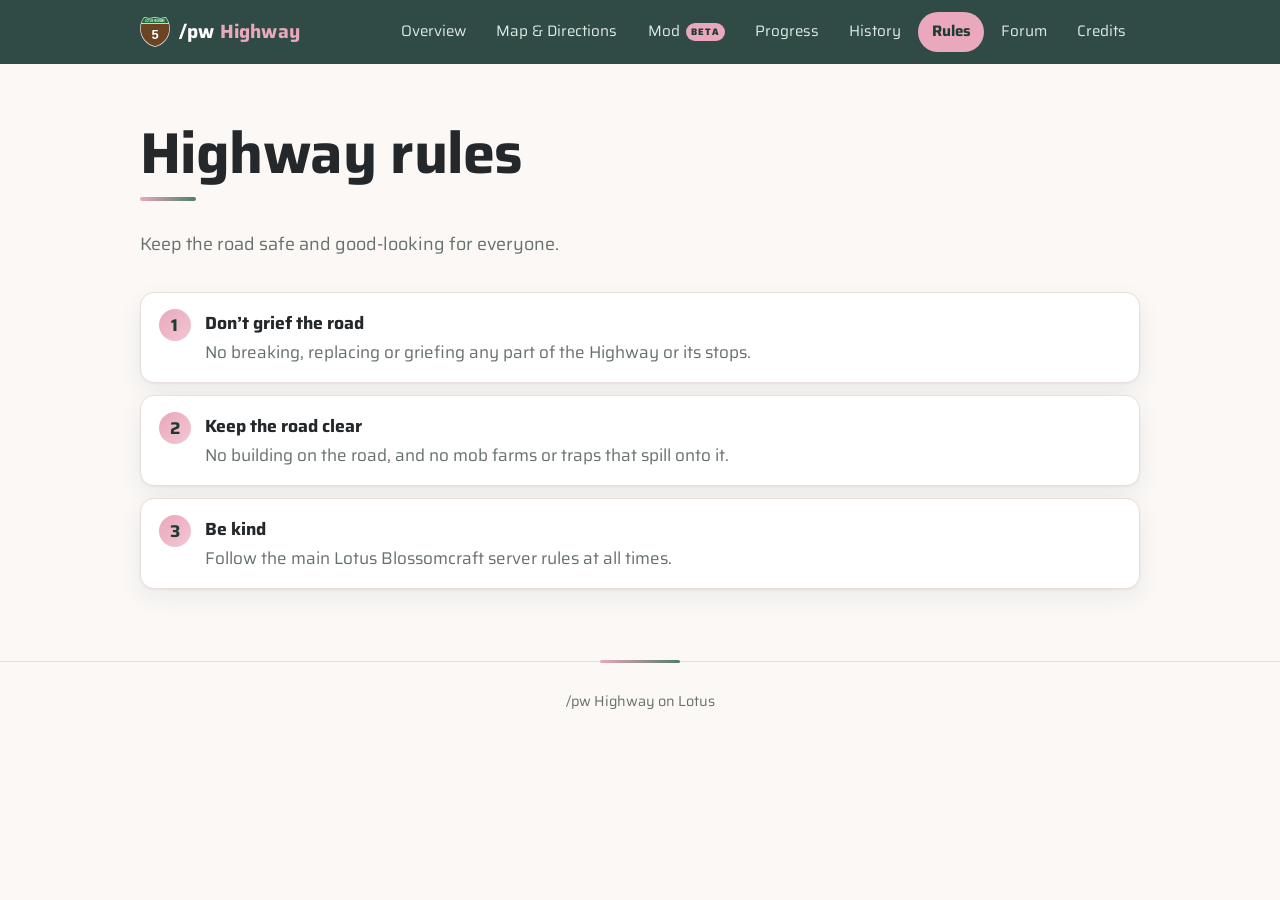
<file: rules.html>
<!DOCTYPE html>
<html lang="en">
<head>
<meta charset="utf-8">
<meta name="viewport" content="width=device-width, initial-scale=1">
<title>Rules | /pw Highway</title>
<link rel="preconnect" href="https://fonts.googleapis.com"><link rel="preconnect" href="https://fonts.gstatic.com" crossorigin>
<link href="https://fonts.googleapis.com/css2?family=Saira:ital,wdth,wght@0,50..125,100..900;1,50..125,100..900&display=swap" rel="stylesheet">
<link rel="icon" href="favicon.ico?v=2" sizes="any">
<link rel="icon" href="images/logo.svg?v=2" type="image/svg+xml">
<link rel="apple-touch-icon" href="images/apple-touch-icon.png?v=2">
<link rel="stylesheet" href="css/style.css">
</head>
<body>
<header class="site"><div class="wrap">
  <a class="brand" href="index.html"><img class="brand-logo" src="images/logo.svg" alt="" width="30" height="30"><span class="brand-text">/pw <span>Highway</span></span></a>
  <button class="menu-btn" aria-expanded="false">Menu</button>
  <nav aria-label="Main"><ul>
    <li><a href="index.html">Overview</a></li>
    <li><a href="locations.html">Map &amp; Directions</a></li>
    <li><a href="mod.html">Mod <span class="beta-tag">Beta</span></a></li>
    <li><a href="progress.html">Progress</a></li>
    <li><a href="history.html">History</a></li>
    <li><a href="rules.html" aria-current="page">Rules</a></li>
    <li><a href="apply.html">Forum</a></li>
    <li><a href="credits.html">Credits</a></li>
  </ul></nav>
</div></header>
<main><div class="wrap">
  <h1>Highway rules</h1>
  <p>Keep the road safe and good-looking for everyone.</p>
  <ol class="rules">
    <li><b>Don’t grief the road</b><span>No breaking, replacing or griefing any part of the Highway or its stops.</span></li>
    <li><b>Keep the road clear</b><span>No building on the road, and no mob farms or traps that spill onto it.</span></li>
  
    
    <li><b>Be kind</b><span>Follow the main Lotus Blossomcraft server rules at all times.</span></li>
  </ol>
</div></main>
<footer><div class="wrap">/pw Highway on Lotus</div></footer>
<script src="js/main.js"></script>
</body>
</html>
</file>
<file: css/style.css>
:root{
  --pond:#1f3b36; --leaf:#4f7f6b; --petal:#e9a8bb; --petal-soft:#f8e6ec;
  --paper:#fbf8f6; --card:#ffffff; --ink:#25282b; --muted:#66706c; --line:#e9e0dd; --radius:14px;
  --shadow:0 1px 2px rgba(31,59,54,.06),0 8px 24px rgba(31,59,54,.07);
  --shadow-lift:0 2px 4px rgba(31,59,54,.07),0 16px 36px rgba(31,59,54,.12);
  --ease:cubic-bezier(.2,.7,.2,1);
}
@media (prefers-color-scheme: dark){
  :root{--paper:#121c1a;--card:#182522;--ink:#eef0ec;--muted:#9fb0a9;--line:#263733;--petal-soft:#22282b;--pond:#0e1816;
    --shadow:0 1px 2px rgba(0,0,0,.25),0 8px 24px rgba(0,0,0,.25);--shadow-lift:0 2px 4px rgba(0,0,0,.3),0 16px 36px rgba(0,0,0,.35)}
}
*{box-sizing:border-box}
html{scroll-behavior:smooth}
body{margin:0;background:var(--paper);color:var(--ink);font:17px/1.65 "Saira",system-ui,sans-serif;-webkit-font-smoothing:antialiased}
::selection{background:var(--petal);color:#1f3b36}
h1,h2,h3{font-family:"Saira",system-ui,sans-serif;line-height:1.15;margin:0 0 .5em;font-weight:600;letter-spacing:-.01em}
h1{font-size:clamp(2.2rem,6vw,3.6rem);font-weight:700} h2{font-size:1.7rem} h3{font-size:1.2rem}
p{margin:0 0 1em;max-width:62ch}
a{color:var(--leaf)} a:focus-visible,button:focus-visible,.cmd:focus-visible{outline:3px solid var(--petal);outline-offset:3px}
.wrap{max-width:1040px;margin:0 auto;padding:0 1.25rem}

/* Header */
header.site{background:rgba(31,59,54,.92);-webkit-backdrop-filter:blur(10px);backdrop-filter:blur(10px);color:#fff;position:sticky;top:0;z-index:5;transition:box-shadow .3s ease}
header.site.scrolled{box-shadow:0 6px 24px rgba(0,0,0,.18)}
header.site .wrap{display:flex;align-items:center;justify-content:space-between;min-height:64px;flex-wrap:wrap}
.brand{font-weight:700;color:#fff;text-decoration:none;font-size:1.2rem;letter-spacing:.01em;display:inline-flex;align-items:center;gap:.55rem}
.brand-logo{width:30px;height:30px;flex:none;transition:transform .4s var(--ease)}
.brand:hover .brand-logo{transform:rotate(-6deg) scale(1.06)}
.brand-text>span{color:var(--petal)}
.mod-title{display:flex;align-items:center;gap:1rem;flex-wrap:wrap;margin-bottom:1.2rem}
.mod-logo{width:84px;height:84px;flex:none;filter:drop-shadow(0 8px 18px rgba(0,0,0,.35))}
nav ul{display:flex;gap:.2rem;list-style:none;margin:0;padding:0}
nav a{display:block;padding:.45rem .85rem;border-radius:99px;color:#dfe9e4;text-decoration:none;font-size:.95rem;transition:background .2s ease,color .2s ease}
nav a:hover{background:rgba(255,255,255,.1);color:#fff}
nav a[aria-current="page"]{background:var(--petal);color:#1f3b36;font-weight:700}
.menu-btn{display:none;background:none;border:1px solid #ffffff55;color:#fff;border-radius:8px;padding:.35rem .7rem;font:inherit;cursor:pointer}
@media(max-width:760px){
  .menu-btn{display:block}
  nav{width:100%;display:none} nav.open{display:block;padding-bottom:.75rem;animation:rise .25s var(--ease) backwards}
  nav ul{flex-direction:column}
}

/* Hero */
.hero{color:#fff;padding:4.5rem 0 6rem;position:relative;overflow:hidden;
  background:
    radial-gradient(700px 380px at 88% 10%,rgba(233,168,187,.22),transparent 65%),
    radial-gradient(600px 340px at 5% 100%,rgba(79,127,107,.45),transparent 65%),
    #1f3b36}
.hero-grid{display:grid;grid-template-columns:1.05fr .95fr;gap:3rem;align-items:center}
@media(max-width:860px){.hero-grid{grid-template-columns:1fr;gap:2.25rem}}
.hero h1{margin-bottom:.4em}
.hero h1 span{display:block;font-size:.5em;font-weight:500;color:var(--petal);letter-spacing:.01em;margin-top:.35rem}
.hero p{color:#cfe0d8;font-size:1.15rem}
.eyebrow{display:inline-block;font-size:.8rem !important;text-transform:uppercase;letter-spacing:.14em;color:var(--petal) !important;margin-bottom:.9rem !important}
.cmd{display:inline-flex;align-items:center;background:#ffffff14;border:1px solid #ffffff30;border-radius:10px;padding:.5rem .95rem;font-family:ui-monospace,Menlo,monospace;color:var(--petal);cursor:pointer;transition:background .2s ease,border-color .2s ease,transform .2s var(--ease)}
.cmd:hover{background:#ffffff22;border-color:#ffffff55;transform:translateY(-1px)}
.cmd small{color:#9fb8ad;margin-left:.7rem;font-family:"Saira",sans-serif;font-size:.8rem}
.cmd.copied small{color:var(--petal)}
.hero-media{margin:0;position:relative;aspect-ratio:16/10;border-radius:18px;overflow:hidden;border:1px solid #ffffff26;
  background:linear-gradient(135deg,#ffffff12,#ffffff05);box-shadow:0 24px 60px rgba(0,0,0,.35);transform:rotate(1deg);transition:transform .5s var(--ease)}
.hero-media:hover{transform:rotate(0) scale(1.01)}
.hero-media img{display:block;width:100%;height:100%;object-fit:cover}
.hero-media .placeholder{display:none}
.hero-media.empty{border:2px dashed #ffffff40;box-shadow:none}
.hero-media.empty .placeholder{display:grid;place-items:center;text-align:center;position:absolute;inset:0;color:#cfe0d8;font-size:.95rem}
.placeholder code{color:var(--petal)}
.road{position:absolute;left:0;right:0;bottom:0;height:18px;background:#2c2f33}
.road::after{content:"";position:absolute;left:0;right:0;top:8px;height:2px;
  background:repeating-linear-gradient(90deg,var(--petal) 0 26px,transparent 26px 52px);animation:drive 3s linear infinite}

/* Page basics */
main{padding:3.5rem 0 4.5rem}
main > .wrap > h1::after{content:"";display:block;width:56px;height:4px;border-radius:4px;margin-top:.7rem;background:linear-gradient(90deg,var(--petal),var(--leaf))}
main > .wrap > h1 + p{color:var(--muted);font-size:1.12rem;margin-bottom:2rem}
main > .wrap > h1,main > .wrap > h1 + p{animation:rise .6s var(--ease) backwards}
main > .wrap > h1 + p{animation-delay:.08s}
section{margin-bottom:3.5rem}

.facts{display:grid;grid-template-columns:repeat(auto-fit,minmax(220px,1fr));gap:1rem;margin:1.5rem 0}
.fact{background:var(--card);border:1px solid var(--line);border-radius:var(--radius);padding:1.1rem 1.25rem;box-shadow:var(--shadow);position:relative;overflow:hidden;transition:transform .3s var(--ease),box-shadow .3s ease}
.fact::before{content:"";position:absolute;left:0;top:0;bottom:0;width:4px;background:linear-gradient(var(--petal),var(--leaf))}
.fact b{display:block;font-size:1.35rem;margin-bottom:.15rem}
.fact span{color:var(--muted);font-size:.95rem}
.fact.credit{display:flex;align-items:center;gap:1rem;color:inherit;text-decoration:none}
.fact.credit img{flex:none;width:60px;height:64px;image-rendering:pixelated;filter:drop-shadow(0 4px 5px rgba(0,0,0,.3));transition:transform .4s var(--ease)}
.fact.credit:hover img{transform:translateY(-4px) rotate(-4deg) scale(1.06)}
.fact.credit b{font-size:1.25rem;overflow-wrap:anywhere}
.fact.credit > div{min-width:0}
.fact.credit:focus-visible{outline:3px solid var(--petal);outline-offset:3px}
.btn{display:inline-block;background:var(--pond);color:#fff;text-decoration:none;padding:.7rem 1.3rem;border-radius:99px;font-weight:700;margin:0 .5rem .5rem 0;box-shadow:var(--shadow);transition:background .2s ease,transform .2s var(--ease),box-shadow .2s ease}
.btn::after{content:"→";display:inline-block;margin-left:.45rem;transition:transform .2s var(--ease)}
.btn:hover{background:var(--leaf);transform:translateY(-2px);box-shadow:var(--shadow-lift)}
.btn:hover::after{transform:translateX(3px)}
.btn.alt{background:var(--petal);color:#1f3b36}
.btn.alt:hover{background:#f0bccb}

/* ---- Mod page ---- */
.beta-tag{display:inline-block;font-size:.62em;font-weight:800;letter-spacing:.08em;text-transform:uppercase;background:var(--petal);color:#1f3b36;border-radius:99px;padding:.1em .55em;vertical-align:.15em;margin-left:.25em}
.beta-tag.big{font-size:.35em;vertical-align:.6em}
.download-card{display:flex;flex-wrap:wrap;align-items:center;justify-content:space-between;gap:1rem 1.5rem;background:var(--card);border:1px solid var(--line);border-radius:var(--radius);box-shadow:var(--shadow);padding:1.2rem 1.4rem;margin:1.5rem 0 3rem}
.download-card .btn{margin:0}
.download-info b{display:block;font-size:1.3rem}
.download-info span{color:var(--muted);font-size:.95rem}
.steps,.notes{padding-left:1.3rem;max-width:46rem}
.steps li,.notes li{margin:.55rem 0;line-height:1.6}
.table-wrap{overflow-x:auto;border:1px solid var(--line);border-radius:var(--radius);box-shadow:var(--shadow);background:var(--card)}
.commands{width:100%;border-collapse:collapse;font-size:.97rem}
.commands th,.commands td{text-align:left;padding:.65rem 1rem;border-top:1px solid var(--line);vertical-align:top}
.commands thead th{border-top:0;font-size:.85rem;text-transform:uppercase;letter-spacing:.08em;color:var(--muted)}
.commands td:first-child{white-space:nowrap}
main :not(pre)>code{font-family:ui-monospace,Menlo,Consolas,monospace;font-size:.88em;background:var(--petal-soft);color:var(--ink);padding:.08em .4em;border-radius:6px}

/* Map */
.mapbox{overflow-x:auto;margin:1rem 0 1.5rem;border:1px solid var(--line);border-radius:var(--radius);background:var(--petal-soft);box-shadow:var(--shadow)}
#map{position:relative;min-width:640px}
.mapbox:has(+ .map-credit){margin-bottom:.5rem}
#map[hidden],#live[hidden],.view-switch[hidden]{display:none}

/* Overview / Live switch */
.map-toolbar{display:flex;align-items:center;justify-content:space-between;flex-wrap:wrap;gap:.75rem;margin-top:1rem}
.map-toolbar + .mapbox{margin-top:.75rem}
.view-switch{display:inline-flex;background:var(--card);border:1px solid var(--line);border-radius:99px;padding:3px;box-shadow:var(--shadow)}
.view-switch button{display:inline-flex;align-items:center;gap:.45rem;border:0;background:none;color:var(--muted);font:inherit;font-size:.92rem;font-weight:600;padding:.35rem 1rem;border-radius:99px;cursor:pointer;transition:background .25s ease,color .25s ease}
.view-switch button:hover{color:var(--ink)}
.view-switch button[aria-pressed="true"]{background:var(--pond);color:#fff}
.live-dot{width:8px;height:8px;border-radius:50%;background:#d9534f;box-shadow:0 0 0 0 rgba(217,83,79,.6)}
.view-switch button[aria-pressed="true"] .live-dot{animation:live-pulse 1.8s ease-out infinite}
.map-hint{font-size:.88rem;color:var(--muted)}
@keyframes live-pulse{0%{box-shadow:0 0 0 0 rgba(217,83,79,.6)}70%,100%{box-shadow:0 0 0 7px rgba(217,83,79,0)}}

/* Live map (Leaflet) */
#live{height:clamp(380px,68vh,640px);background:#1e2826;font-family:"Saira",system-ui,sans-serif;animation:pop .3s var(--ease) backwards}
#live .leaflet-tile-pane img{image-rendering:pixelated}
/* roads, Google-Maps style: yellow highways, white side roads, darker casing */
#live .road-case,#live .road-fill{stroke-linecap:round;stroke-linejoin:round;stroke-opacity:1;fill:none}
#live .road-case.major{stroke:#c99a2e}
#live .road-fill.major{stroke:#fbd96b}
#live .road-case.minor{stroke:#9aa3a8}
#live .road-fill.minor{stroke:#ffffff}
#live .road-label span{position:absolute;white-space:nowrap;font:600 12px/1 "Saira",system-ui,sans-serif;letter-spacing:.02em;color:#4a4f54;
  text-shadow:-1px -1px 0 #fff,1px -1px 0 #fff,-1px 1px 0 #fff,1px 1px 0 #fff,0 0 3px #fff}
#live .road-label span.major{color:#5c4508}
#live .road-label .shield-wrap{transform:translate(-50%,-50%);text-shadow:none}
#live .shield{display:block;font-family:"Saira",system-ui,sans-serif;filter:drop-shadow(0 1px 2px rgba(0,0,0,.45))}
#live .road-fill{cursor:pointer}
#live .road-end{fill:#fff;fill-opacity:1;stroke:#4a4f54}
#live .road-end:hover{fill:var(--petal)}
#live .leaflet-popup-content code{font-size:.85rem;background:var(--petal-soft);padding:0 .3rem;border-radius:4px}
#live .live-dot-marker{fill:var(--petal);fill-opacity:1;stroke:#1f3b36;transition:fill .2s ease}
#live .live-dot-marker:hover{fill:var(--leaf)}
#live .live-lbl{background:none;border:0;box-shadow:none;padding:0;font:600 13px "Saira",system-ui,sans-serif;color:#25282b;
  text-shadow:0 0 3px #fff,0 0 3px #fff,0 0 3px #fff,0 0 3px #fff}
#live .live-lbl::before{display:none}
#live.labels-off .live-lbl{display:none}
#live .leaflet-popup-content-wrapper,#live .leaflet-popup-tip{background:var(--card);color:var(--ink);box-shadow:var(--shadow-lift)}
#live .leaflet-popup-content-wrapper{border-radius:12px}
#live .leaflet-popup-content{margin:.75rem .95rem;font-size:.92rem;line-height:1.45}
#live .leaflet-popup-content p{margin:.3rem 0 0;color:var(--muted)}
#live .leaflet-popup-content strong{font-size:1.05rem}
#live .leaflet-control-zoom a{color:#1f3b36;font-weight:700}
.live-pos{background:rgba(255,255,255,.85);color:#25282b;font:600 12px "Saira",system-ui,sans-serif;padding:.2rem .55rem;border-radius:6px;font-variant-numeric:tabular-nums}
.map-credit{font-size:.85rem;color:var(--muted);margin:0 0 1.5rem}
#map svg{display:block;width:100%;min-width:640px;height:auto}
#map .basemap{filter:saturate(.75)}
#map .basemap-tint{fill:var(--petal-soft);opacity:.35;pointer-events:none}
#map .grid{stroke:#fff;stroke-opacity:.35;stroke-width:1}
#map .axis{fill:var(--muted);font:500 12px "Saira",system-ui,sans-serif}
#map .axis.on-map{fill:var(--ink);font-weight:700;paint-order:stroke;stroke:var(--petal-soft);stroke-width:4px;stroke-linejoin:round}
#map .hwy-case{stroke:#fff;stroke-width:10;stroke-linecap:round;opacity:.9}
#map .hwy{stroke:var(--pond);stroke-width:6;stroke-linecap:round}
#map .dot{fill:var(--petal);stroke:var(--pond);stroke-width:3;transition:fill .2s ease}
#map .pt:hover .dot{fill:var(--leaf)}
#map .lbl{fill:var(--ink);font:600 13px "Saira",system-ui,sans-serif;paint-order:stroke;stroke:var(--petal-soft);stroke-width:4px;stroke-linejoin:round;transition:fill .2s ease}
#map .pt:hover .lbl{fill:var(--leaf)}
#map .leader{stroke:var(--muted);stroke-width:1;stroke-dasharray:3 3;opacity:.55}
#map .pt{cursor:pointer;outline:none}
#map .hitarea{fill:transparent}
#map .pt.active .dot,#map .pt:focus-visible .dot{fill:var(--leaf);stroke-width:4}
#map .pt:focus-visible .lbl{fill:var(--leaf);text-decoration:underline}
.map-tip{position:absolute;z-index:2;width:240px;background:var(--card);color:var(--ink);border:1px solid var(--line);border-radius:12px;box-shadow:var(--shadow-lift);padding:.7rem .9rem;font-size:.92rem;line-height:1.45;animation:pop .2s var(--ease) backwards}
.map-tip[hidden]{display:none}
.map-tip::after{content:"";position:absolute;left:var(--arrow,50%);bottom:-7px;width:12px;height:12px;margin-left:-6px;background:var(--card);border-right:1px solid var(--line);border-bottom:1px solid var(--line);transform:rotate(45deg)}
.map-tip.below::after{bottom:auto;top:-7px;transform:rotate(225deg)}
.map-tip strong{font-size:1.05rem;padding-right:1.2rem}
.map-tip p{margin:.3rem 0 0;color:var(--muted)}
.tip-close{position:absolute;top:.25rem;right:.4rem;background:none;border:0;color:var(--muted);font-size:1.3rem;line-height:1;cursor:pointer;padding:.15rem .3rem}
.tip-close:hover{color:var(--ink)}

/* Navigation */
.nav-panel{background:var(--card);border:1px solid var(--line);border-radius:var(--radius);box-shadow:var(--shadow);padding:1rem 1.2rem;margin:0 0 1rem}
.nav-title{font-size:1.15rem;margin:0 0 .6rem}
.nav-fields{display:flex;flex-wrap:wrap;gap:.75rem;align-items:flex-end}
.nav-field{display:flex;flex-direction:column;gap:.25rem;font-size:.85rem;font-weight:600;color:var(--muted)}
.nav-field input,.nav-field select{font:inherit;font-size:1rem;font-weight:400;color:var(--ink);background:var(--paper);border:1px solid var(--line);border-radius:10px;padding:.5rem .7rem;min-width:0}
.nav-field input:focus,.nav-field select:focus{outline:2px solid var(--leaf);outline-offset:1px;border-color:transparent}
#nav-name{width:13rem} #nav-dest{width:14rem} .nav-coords{display:flex;gap:.5rem} .nav-coords input{width:7rem}
.nav-coords[hidden]{display:none}
.nav-go{font:inherit;font-weight:700;border:0;border-radius:99px;padding:.6rem 1.5rem;background:#1a73e8;color:#fff;cursor:pointer;transition:background .2s ease,transform .2s var(--ease)}
.nav-go:hover{background:#1557b0;transform:translateY(-1px)}
.navigating .nav-go{background:#d93025} .navigating .nav-go:hover{background:#b3261e}
.nav-voice{display:inline-flex;align-items:center;gap:.55rem;font-size:.92rem;font-weight:600;color:var(--ink);cursor:pointer;padding:.5rem 0;user-select:none}
.nav-voice input{position:absolute;opacity:0;width:1px;height:1px}
.nav-switch{position:relative;width:40px;height:22px;border-radius:99px;background:var(--line);transition:background .2s ease;flex:none}
.nav-switch::after{content:"";position:absolute;top:3px;left:3px;width:16px;height:16px;border-radius:50%;background:#fff;box-shadow:0 1px 3px rgba(0,0,0,.3);transition:transform .2s var(--ease)}
.nav-voice input:checked + .nav-switch{background:#1a73e8}
.nav-voice input:checked + .nav-switch::after{transform:translateX(18px)}
.nav-voice input:focus-visible + .nav-switch{outline:3px solid var(--petal);outline-offset:2px}
.nav-voice-pick{font:inherit;font-size:.88rem;color:var(--ink);background:var(--paper);border:1px solid var(--line);border-radius:10px;padding:.4rem .6rem;max-width:19rem}
.nav-voice-pick[hidden]{display:none}
.nav-voice-load{display:inline-flex;align-items:center;gap:.45rem;font-size:.85rem;color:var(--muted, #666);font-variant-numeric:tabular-nums}
.nav-voice-load::before{content:"";width:.85rem;height:.85rem;border-radius:50%;border:2px solid currentColor;border-right-color:transparent;animation:voice-spin .8s linear infinite}
.nav-voice-load[hidden]{display:none}
.nav-voice-load.idle::before{display:none}
@keyframes voice-spin{to{transform:rotate(360deg)}}
@media (prefers-reduced-motion:reduce){.nav-voice-load::before{animation-duration:2.4s}}
.nav-status{margin:.6rem 0 0;font-size:.9rem;color:var(--muted);max-width:none}
.nav-status:empty{display:none}
.nav-status.error{color:#d93025} .nav-status.warn{color:#b06000} .nav-status.ok{color:var(--leaf)}
.mapbox{position:relative}
.nav-banner{position:absolute;z-index:1000;top:12px;left:56px;right:12px;max-width:460px;display:flex;gap:.9rem;align-items:center;
  background:#0b8043;color:#fff;border-radius:12px;padding:.7rem 1rem;box-shadow:0 6px 20px rgba(0,0,0,.3);animation:pop .25s var(--ease) backwards}
.nav-banner[hidden]{display:none}
.nb-icon svg{width:40px;height:40px;display:block}
.nb-dist{font-size:.85rem;opacity:.9}
.nb-main{font-size:1.15rem;font-weight:700;line-height:1.25}
.nb-sub{font-size:.85rem;opacity:.85;margin-top:.1rem}
.nav-steps{list-style:none;margin:0 0 1.5rem;padding:0;background:var(--card);border:1px solid var(--line);border-radius:var(--radius);box-shadow:var(--shadow);overflow:hidden}
.nav-steps[hidden]{display:none}
.nav-steps li{display:flex;align-items:center;gap:.8rem;padding:.6rem 1rem;border-top:1px solid var(--line)}
.nav-steps li:first-child{border-top:0}
.nav-steps li.current{background:var(--petal-soft);font-weight:600}
.nav-steps li.pass{padding-top:.3rem;padding-bottom:.3rem;padding-left:2.2rem;font-size:.85rem;opacity:.7;border-top-style:dashed}
.ns-icon svg{width:22px;height:22px;display:block;color:#1a73e8}
.nav-steps .arrive .ns-icon svg{color:#d93025}
.ns-text{flex:1} .ns-len{color:var(--muted);font-size:.88rem;white-space:nowrap}
#live .player-marker{background:none;border:0}
#live .player-marker svg{transition:transform .4s ease;filter:drop-shadow(0 1px 2px rgba(0,0,0,.4))}
#live .recenter-btn{font:600 .9rem "Saira",system-ui,sans-serif;background:#fff;color:#1a73e8;border:0;border-radius:99px;padding:.45rem 1rem;box-shadow:0 2px 8px rgba(0,0,0,.3);cursor:pointer}
#live .recenter-btn[hidden]{display:none}
#live .nav-here{margin-top:.6rem;font:600 .85rem "Saira",system-ui,sans-serif;background:#1a73e8;color:#fff;border:0;border-radius:99px;padding:.35rem .9rem;cursor:pointer}
#live .nav-here:hover{background:#1557b0}
@media(max-width:640px){.nav-banner{left:12px} #nav-name,#nav-dest{width:100%} .nav-field{flex:1 1 100%}}

/* Road editor (?edit) */
.edit-panel{border:2px dashed #1a73e8;border-radius:var(--radius);background:var(--card);padding:.9rem 1.1rem;margin:0 0 1rem}
.edit-panel[hidden],.edit-out[hidden],.edit-secondary[hidden]{display:none}
.edit-msg{margin:.35rem 0 .7rem;font-size:.95rem;max-width:none}
.edit-actions{display:flex;gap:.6rem;flex-wrap:wrap}
.edit-secondary{font:inherit;font-weight:600;border:1px solid var(--line);background:var(--paper);color:var(--ink);border-radius:99px;padding:.5rem 1.1rem;cursor:pointer}
.edit-out{margin-top:.8rem} .edit-out p{margin:0 0 .4rem;font-size:.9rem}
.edit-out pre{margin:0 0 .5rem;padding:.6rem .8rem;background:var(--petal-soft);border-radius:8px;font-size:.85rem;overflow-x:auto;white-space:pre}
#live.picking,#live.picking .leaflet-interactive{cursor:crosshair}
.edit-path-form{display:flex;flex-wrap:wrap;align-items:flex-end;gap:.6rem;margin-top:.8rem;padding-top:.8rem;border-top:1px solid var(--line)}
.edit-path-form[hidden]{display:none}
.edit-actions button:disabled{opacity:.5;cursor:default}
#live .path-line{cursor:pointer}
#live .path-label span{font-size:11px;font-weight:600}
#live .path-label span.path{color:#5c3612}
#live .path-label span.construction{color:#8a5300}
#live .path-label span.closed{color:#a3231a}

/* Route / timeline */
.route{list-style:none;margin:0;padding:0 0 0 2.2rem;position:relative}
.route::before{content:"";position:absolute;left:7px;top:8px;bottom:8px;border-left:3px dashed var(--petal)}
.stop{position:relative;background:var(--card);border:1px solid var(--line);border-radius:var(--radius);padding:1rem 1.25rem;margin-bottom:1rem;box-shadow:var(--shadow);transition:transform .3s var(--ease),box-shadow .3s ease,border-color .3s ease}
.stop::before{content:"";position:absolute;left:-2.3rem;top:1.3rem;width:16px;height:16px;border-radius:50%;background:var(--pond);border:3px solid var(--petal);transition:transform .3s var(--ease),background .3s ease}
.stop-head{display:flex;align-items:center;flex-wrap:wrap;gap:.35rem .6rem;margin-bottom:.15rem}
.stop h3{margin:0 .4rem .2rem 0;display:inline-block} .stop p{margin:.35rem 0 0;color:var(--muted)}
.stop-head h3{margin:0}
.stop.clickable{cursor:pointer}
.stop.clickable:focus-visible{outline:3px solid var(--petal);outline-offset:3px}
.show-on-map{margin-left:auto;font-size:.82rem;font-weight:600;color:var(--leaf);opacity:0;transform:translateX(-4px);transition:opacity .25s ease,transform .25s var(--ease)}
.stop.clickable:hover .show-on-map,.stop.clickable:focus-visible .show-on-map{opacity:1;transform:none}
@media(hover:none){.show-on-map{opacity:1;transform:none}}
.tag{display:inline-block;vertical-align:middle;font-size:.75rem;font-weight:600;letter-spacing:.04em;text-transform:uppercase;background:var(--pond);color:#fff;border-radius:99px;padding:.1rem .65rem;line-height:1.5}
.coords{display:block;font-size:.9rem;font-variant-numeric:tabular-nums;color:var(--leaf);font-weight:600}
.filters{display:flex;flex-wrap:wrap;gap:.5rem;margin-bottom:1.5rem}
.filters button{border:1px solid var(--line);background:var(--card);color:var(--ink);border-radius:99px;padding:.35rem .95rem;font:inherit;cursor:pointer;transition:background .2s ease,color .2s ease,border-color .2s ease,transform .2s var(--ease)}
.filters button:hover{border-color:var(--leaf);transform:translateY(-1px)}
.filters button[aria-pressed="true"]{background:var(--pond);color:#fff;border-color:var(--pond)}
.route.refresh .stop{animation:rise .4s var(--ease) backwards}

/* Progress */
.total{margin-bottom:2rem;background:var(--card);border:1px solid var(--line);border-radius:var(--radius);padding:1.25rem 1.4rem;box-shadow:var(--shadow)}
.bar{height:22px;background:var(--line);border-radius:99px;overflow:hidden}
.bar i{display:block;height:100%;width:0;background:linear-gradient(90deg,var(--leaf),var(--petal));border-radius:99px;transition:width 1.2s var(--ease);position:relative;overflow:hidden}
.bar i::after{content:"";position:absolute;inset:0;background:linear-gradient(90deg,transparent,rgba(255,255,255,.35),transparent);transform:translateX(-100%);animation:shine 3.5s ease-in-out 1.4s infinite}
.seg{margin-bottom:1.25rem}
.seg .row{display:flex;justify-content:space-between;gap:1rem;margin-bottom:.35rem;flex-wrap:wrap}
.seg .row span{color:var(--muted)}
.seg .bar{height:12px}

/* Forum */
.form-frame{border:1px solid var(--line);background:var(--card);box-shadow:var(--shadow);border-radius:var(--radius);min-height:70vh;display:flex;align-items:center;justify-content:center;color:var(--muted);text-align:center;overflow:hidden}
.form-frame iframe{width:100%;height:80vh;border:0;display:block}

/* Rules */
.rules{counter-reset:r;list-style:none;margin:0;padding:0;display:grid;gap:.75rem}
.rules li{counter-increment:r;position:relative;padding:1rem 1.25rem 1rem 4rem;background:var(--card);border:1px solid var(--line);border-radius:var(--radius);box-shadow:var(--shadow);transition:transform .3s var(--ease),box-shadow .3s ease}
.rules li::before{content:counter(r);position:absolute;left:1.1rem;top:1rem;width:2rem;height:2rem;border-radius:50%;background:linear-gradient(135deg,var(--petal),#f3c6d3);color:#1f3b36;font-weight:700;display:grid;place-items:center}
.rules b{display:block;font-size:1.1rem}
.rules span{color:var(--muted)}

footer{border-top:1px solid var(--line);padding:1.75rem 0;color:var(--muted);font-size:.9rem;text-align:center;position:relative}
footer::before{content:"";position:absolute;left:50%;top:-2px;width:80px;height:3px;margin-left:-40px;border-radius:3px;background:linear-gradient(90deg,var(--petal),var(--leaf))}

/* Scroll reveal (classes added by main.js) */
.reveal{opacity:0;transform:translateY(18px);transition:opacity .7s ease,transform .7s var(--ease);transition-delay:var(--d,0s)}
.reveal.in{opacity:1;transform:none}

/* Hover lifts (after reveal so they win) */
.fact:hover,.rules li:hover{transform:translateY(-3px);box-shadow:var(--shadow-lift)}
.stop:hover{transform:translateX(4px);box-shadow:var(--shadow-lift);border-color:var(--petal)}
.stop:hover::before{transform:scale(1.2);background:var(--leaf)}

/* Hero entrance */
.hero-text > *{animation:rise .7s var(--ease) backwards}
.hero-text > :nth-child(2){animation-delay:.08s}
.hero-text > :nth-child(3){animation-delay:.16s}
.hero-text > :nth-child(4){animation-delay:.24s}
.hero-media{animation:media-in .9s var(--ease) .2s backwards}

@keyframes rise{from{opacity:0;transform:translateY(14px)}to{opacity:1;transform:none}}
@keyframes media-in{from{opacity:0;transform:rotate(1deg) translateY(20px) scale(.97)}to{opacity:1}}
@keyframes pop{from{opacity:0;transform:translateY(4px) scale(.97)}to{opacity:1;transform:none}}
@keyframes drive{to{background-position:52px 0}}
@keyframes shine{0%{transform:translateX(-100%)}40%,100%{transform:translateX(100%)}}

@media(prefers-reduced-motion:reduce){
  *,*::before,*::after{animation:none !important;transition:none !important}
  .reveal{opacity:1;transform:none}
  html{scroll-behavior:auto}
}
</file>
